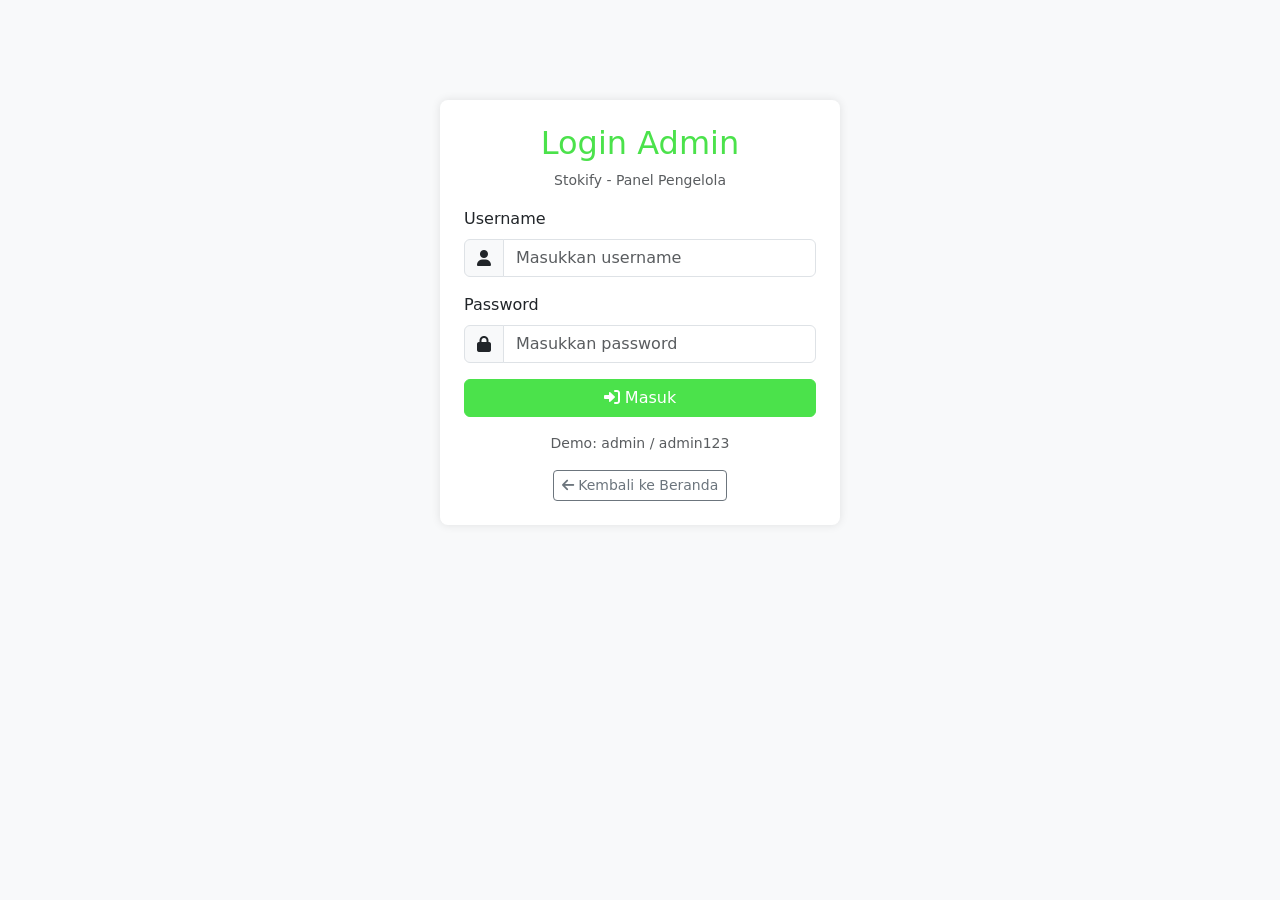
<file: stokify-admin/admin/index.html>
<!DOCTYPE html>
<html lang="id"><head><script src="admin.js"></script><script>document.write(HEAD('Dashboard'))</script></head>
<body>
<div id="topnav"></div>
<div class="admin-wrap"><aside class="admin-side" id="side"></aside>
<main class="admin-main">
 <h3 class="mb-4">Dashboard</h3>
 <div class="row g-3 mb-4" id="stats"></div>
 <div class="row g-3">
  <div class="col-lg-7"><div class="card stat-card"><div class="card-header bg-white fw-bold">Barang stok menipis</div>
   <div class="table-responsive"><table class="table mb-0"><thead><tr><th>Barang</th><th>Stok</th><th>Min</th></tr></thead><tbody id="low"></tbody></table></div></div></div>
  <div class="col-lg-5"><div class="card stat-card"><div class="card-header bg-white fw-bold">Estimasi belanja per kategori</div><div class="card-body" id="kat"></div></div></div>
 </div>
</main></div>
<script src="https://cdn.jsdelivr.net/npm/bootstrap@5.3.3/dist/js/bootstrap.bundle.min.js"></script>
<script>
guard(); layout('index');
const stok = load('stok'), bel = load('belanja'), usr = load('pengguna');
const low = stok.filter(s => s.jumlah <= s.min);
const total = bel.filter(b => !b.dibeli).reduce((a, b) => a + b.harga, 0);
const cards = [['Total barang', stok.length, 'fa-boxes', '#1e6b3c'], ['Stok menipis', low.length, 'fa-triangle-exclamation', '#b4531a'],
  ['Item belanja', bel.filter(b => !b.dibeli).length, 'fa-cart-plus', '#347cc9'], ['Estimasi belanja', rupiah(total), 'fa-coins', '#14532d']];
document.getElementById('stats').innerHTML = cards.map(([l, v, i, c]) => `<div class="col-6 col-lg-3"><div class="card stat-card"><div class="card-body d-flex align-items-center gap-3">
 <div class="stat-icon" style="background:${c}"><i class="fas ${i}"></i></div><div><div class="text-muted small">${l}</div><div class="fs-5 fw-bold">${esc(v)}</div></div></div></div></div>`).join('');
document.getElementById('low').innerHTML = low.length ? low.map(s => `<tr><td>${esc(s.nama)}</td><td class="text-danger fw-bold">${s.jumlah} ${esc(s.satuan)}</td><td>${s.min} ${esc(s.satuan)}</td></tr>`).join('')
  : '<tr><td colspan="3" class="text-center text-muted py-3">Semua stok cukup.</td></tr>';
const per = {}; bel.filter(b => !b.dibeli).forEach(b => per[b.kategori] = (per[b.kategori] || 0) + b.harga);
const mx = Math.max(1, ...Object.values(per));
document.getElementById('kat').innerHTML = Object.keys(per).length ? Object.entries(per).map(([k, v]) => `<div class="mb-3"><div class="d-flex justify-content-between"><span>${esc(k)}</span><b>${rupiah(v)}</b></div><div class="bar"><span style="width:${v / mx * 100}%"></span></div></div>`).join('')
  : '<div class="text-muted">Belum ada daftar belanja.</div>';
</script></body></html>
</file>
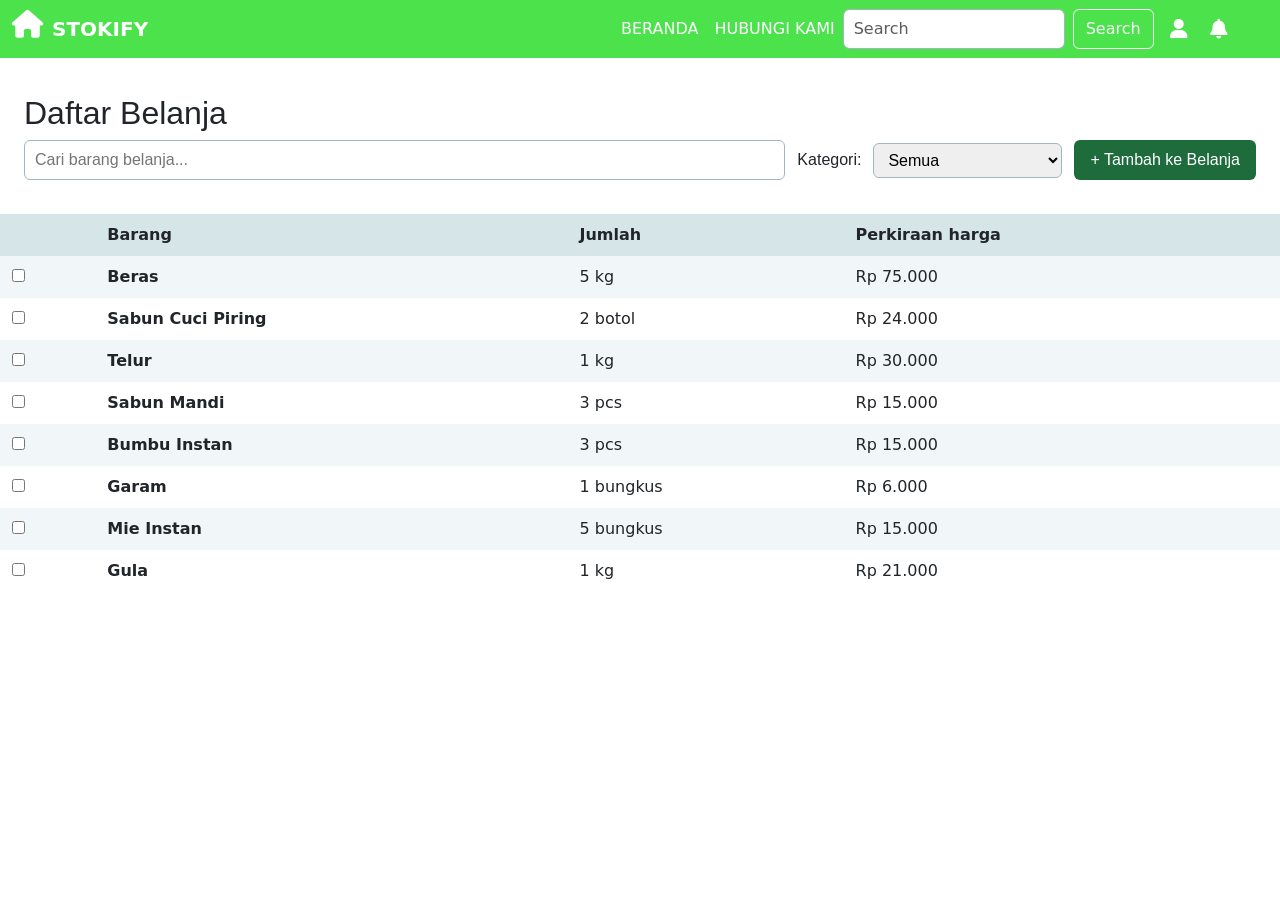
<file: belanja.html>
<!DOCTYPE html>
<html lang="en">

<head>
    <meta charset="UTF-8">
    <meta name="viewport" content="width=device-width, initial-scale=1.0">
    <title>Belanja- Stokify</title>
    <!-- Bootstrap CSS -->
    <link href="https://cdn.jsdelivr.net/npm/bootstrap@5.3.3/dist/css/bootstrap.min.css" rel="stylesheet">
    <!-- Font Awesome CSS -->
    <link rel="stylesheet" href="https://cdnjs.cloudflare.com/ajax/libs/font-awesome/6.0.0/css/all.min.css">
    <style>
        .carousel-item img {
            height: 80vh;
            object-fit: cover;
        }

        body {
            padding-top: 70px;
        }

        .navbar {
            background: linear-gradient(to right, #4be24b, #4be24b);
        }

        .bg-warning {
            background: linear-gradient(to right, #4be24b, #4be24b) !important;
            color: white;
        }

        .daftar {
            width: 100%;
            font-family: sans-serif;
        }

        .toolbar {
            display: flex;
            align-items: center;
            gap: 12px;
            margin-bottom: 10px;
        }

        .toolbar input[type="search"] {
            flex: 1;
        }

        input[type="search"],
        select {
            padding: 7px 10px;
            border: 1.5px solid #9fb8bd;
            border-radius: 6px;
        }

        .tambah {
            padding: 8px 16px;
            border: none;
            border-radius: 6px;
            background: #1e6b3c;
            color: #fff;
            cursor: pointer;
        }

        table {
            width: 100%;
            border-collapse: collapse;
        }

        th,
        td {
            text-align: left;
            padding: 9px 12px;
        }

        th {
            background: #d6e6e8;
        }

        tbody tr:nth-child(odd) {
            background: #f1f7f8;
        }

        td.nama {
            font-weight: 600;
        }
    </style>
</head>

<body>
    <!-- Navbar -->
    <nav class="navbar navbar-expand-lg navbar-dark fixed-top">
        <div class="container-fluid">
            <h3><i class="fas fa-house text-white me-2"></i></h3>
            <a class="navbar-brand fw-bold" href="layout.html">STOKIFY </a>
            <button class="navbar-toggler" type="button" data-bs-toggle="collapse"
                data-bs-target="#navbarSupportedContent">
                <span class="navbar-toggler-icon"></span>
            </button>
            <div class="collapse navbar-collapse" id="navbarSupportedContent">
                <ul class="navbar-nav ms-auto me-4">
                    <li class="nav-item"><a class="nav-link active" href="layout.html">BERANDA</a></li>
                    <li class="nav-item"><a class="nav-link active" href="hubungi.html">HUBUNGI KAMI</a></li>
                    <form class="d-flex" role="search">
                        <input class="form-control me-2" type="search" placeholder="Search" aria-label="Search">
                        <button class="btn btn-outline-light" type="submit">Search</button>
                    </form>
                    <div class="icon mt-2 ms-3 text-white">
                        <h5>
                            <!-- Tautan ke Halaman Login -->
                            <a href="login.html" class="text-white text-decoration-none me-3" title="Login / Akun">
                                <i class="fas fa-user"></i>
                            </a>
                            <!-- Tautan ke halaman notif-->
                            <a href="notifikasi.html" class="text-white text-decoration-none me-3" title="notification">
                                <i class="fas fa-bell"></i>
                            </a>
                        </h5>
                    </div>
            </div>
        </div>
    </nav>
    <!-- Main Content -->
    <main class="container-fluid p-3 p-md-4">
        <div class="daftar">
            <h2>Daftar Belanja</h2>

            <div class="toolbar">
                <input type="search" placeholder="Cari barang belanja...">
                <label for="kategori">Kategori:</label>
                <select id="kategori">
                    <option>Semua</option>
                    <option>Bahan Makanan</option>
                    <option>Kebersihan</option>
                </select>
                <button type="button" class="tambah">+ Tambah ke Belanja</button>
            </div>
    </main>

    <div class="wrap">
        <table>
            <thead>
                <tr>
                    <th></th>
                    <th>Barang</th>
                    <th>Jumlah</th>
                    <th>Perkiraan harga</th>
                </tr>
            </thead>
            <tbody>
                <tr>
                    <td><input type="checkbox"></td>
                    <td class="nama">Beras</td>
                    <td>5 kg</td>
                    <td>Rp 75.000</td>
                </tr>
                <tr>
                    <td><input type="checkbox"></td>
                    <td class="nama">Sabun Cuci Piring</td>
                    <td>2 botol</td>
                    <td>Rp 24.000</td>
                </tr>
                <tr>
                    <td><input type="checkbox"></td>
                    <td class="nama">Telur</td>
                    <td>1 kg</td>
                    <td>Rp 30.000</td>
                </tr>
                <tr>
                    <td><input type="checkbox"></td>
                    <td class="nama">Sabun Mandi</td>
                    <td>3 pcs</td>
                    <td>Rp 15.000</td>
                </tr>
                <tr>
                    <td><input type="checkbox"></td>
                    <td class="nama">Bumbu instan</td>
                    <td>3 pcs</td>
                    <td>Rp 15.000</td>
                </tr>
                <tr>
                    <td><input type="checkbox"></td>
                    <td class="nama">Garam</td>
                    <td>1 bungkus</td>
                    <td>Rp 6.000</td>
                </tr>
                <tr>
                    <td><input type="checkbox"></td>
                    <td class="nama">Mie instant</td>
                    <td>5 bungkus</td>
                    <td>Rp 15.000</td>
                </tr>
                <tr>
                    <td><input type="checkbox"></td>
                    <td class="nama">Gula</td>
                    <td>1 kg</td>
                    <td>Rp 21.000</td>
                </tr>
            </tbody>
        </table>
    </div>
    </div>
    <script src="https://cdn.jsdelivr.net/npm/bootstrap@5.3.3/dist/js/bootstrap.bundle.min.js"></script>
    <script src="js/stokify-demo.js"></script>
</body>

</html>
</file>
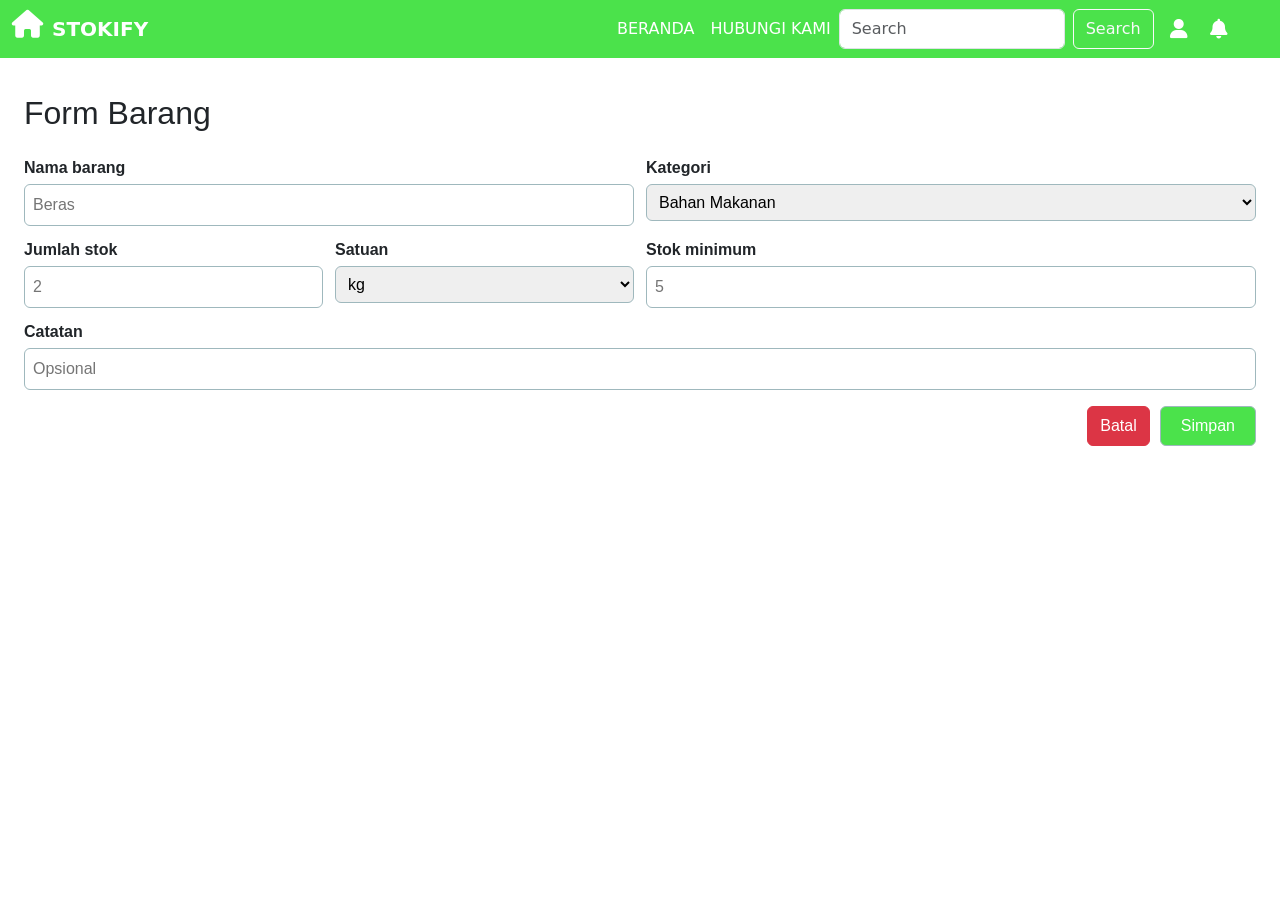
<file: catatan.html>
<!DOCTYPE html>
<html lang="en">

<head>
    <meta charset="UTF-8">
    <meta name="viewport" content="width=device-width, initial-scale=1.0">
    <title>Catatan-Stokify</title>
    <!-- Bootstrap CSS -->
    <link href="https://cdn.jsdelivr.net/npm/bootstrap@5.3.3/dist/css/bootstrap.min.css" rel="stylesheet">
    <!-- Font Awesome CSS -->
    <link rel="stylesheet" href="https://cdnjs.cloudflare.com/ajax/libs/font-awesome/6.0.0/css/all.min.css">
    <style>
        .carousel-item img {
            height: 80vh;
            object-fit: cover;
        }

        body {
            padding-top: 70px;
        }

        .navbar {
            background: linear-gradient(to right, #4be24b, #4be24b);
        }

        .bg-warning {
            background: linear-gradient(to right, #4be24b, #4be24b) !important;
            color: white;
        }

        .form-barang {
            width: 100%;
            font-family: sans-serif;
        }

        .grid {
            display: grid;
            grid-template-columns: repeat(4, minmax(0, 1fr));
            gap: 12px;
        }

        .nama,
        .kategori,
        .minimum {
            grid-column: span 2;
        }

        .catatan {
            grid-column: span 4;
        }

        label {
            display: block;
            font-weight: 600;
            margin-bottom: 4px;
        }

        input,
        select {
            width: 100%;
            padding: 8px;
            border: 1.5px solid #9fb8bd;
            border-radius: 6px;
        }

        .aksi {
            display: flex;
            justify-content: flex-end;
            gap: 10px;
            margin-top: 16px;
        }

        button {
            padding: 7px 20px;
            border: 1.5px solid #9fb8bd;
            border-radius: 6px;
            background: #fffF;
            color: #1f6f78;
            cursor: pointer;
        }

        .simpan {
            background: #4be24b;
            color: #fff;
        }
    </style>
</head>

<body>
    <!-- Navbar -->
    <nav class="navbar navbar-expand-lg navbar-dark fixed-top">
        <div class="container-fluid">
            <h3><i class="fas fa-house text-white me-2"></i></h3>
            <a class="navbar-brand fw-bold" href="layout.html">STOKIFY </a>
            <button class="navbar-toggler" type="button" data-bs-toggle="collapse"
                data-bs-target="#navbarSupportedContent">
                <span class="navbar-toggler-icon"></span>
            </button>
            <div class="collapse navbar-collapse" id="navbarSupportedContent">
                <ul class="navbar-nav ms-auto me-4">
                    <li class="nav-item"><a class="nav-link active" href="layout.html">BERANDA</a></li>
                    <li class="nav-item"><a class="nav-link active" href="hubungi.html">HUBUNGI KAMI</a></li>
                    <form class="d-flex" role="search">
                        <input class="form-control me-2" type="search" placeholder="Search" aria-label="Search">
                        <button class="btn btn-outline-light" type="submit">Search</button>
                    </form>
                    <div class="icon mt-2 ms-3 text-white">
                        <h5>
                            <!-- Tautan ke Halaman Login -->
                            <a href="login.html" class="text-white text-decoration-none me-3" title="Login / Akun">
                                <i class="fas fa-user"></i>
                            </a>
                            <!-- Tautan ke halaman notif-->
                            <a href="notifikasi.html" class="text-white text-decoration-none me-3" title="notification">
                                <i class="fas fa-bell"></i>
                            </a>
                        </h5>
                    </div>
            </div>
        </div>
    </nav>
    <!-- Main Content -->
    <main class="container-fluid p-3 p-md-4">
        <form class="form-barang">
            <h2 class="mb-4">Form Barang</h2>

            <div class="grid">
                <div class="nama">
                    <label for="nama">Nama barang</label>
                    <input id="nama" type="text" placeholder="Beras" required>
                </div>

                <div class="kategori">
                    <label for="kategori">Kategori</label>
                    <select id="kategori">
                        <option>Bahan Makanan</option>
                        <option>Minuman</option>
                        <option>Kebersihan</option>
                        <option>Lainnya</option>
                    </select>
                </div>

                <div class="jumlah">
                    <label for="jumlah">Jumlah stok</label>
                    <input id="jumlah" type="number" min="0" placeholder="2" required>
                </div>

                <div class="satuan">
                    <label for="satuan">Satuan</label>
                    <select id="satuan">
                        <option>kg</option>
                        <option>liter</option>
                        <option>botol</option>
                        <option>pcs</option>
                    </select>
                </div>

                <div class="minimum">
                    <label for="minimum">Stok minimum</label>
                    <input id="minimum" type="number" min="0" placeholder="5">
                </div>

                <div class="catatan">
                    <label for="catatan">Catatan</label>
                    <input id="catatan" type="text" placeholder="Opsional">
                </div>
            </div>

            <div class="aksi">
                <button type="reset" class="batal btn btn-danger">Batal</button>
                <button type="submit" class="simpan">Simpan</button>
            </div>
        </form>
    </main>
    <!-- Bootstrap JS -->
    <script src="https://cdn.jsdelivr.net/npm/bootstrap@5.3.3/dist/js/bootstrap.bundle.min.js"></script>
    <script src="js/stokify-demo.js"></script>
</body>

</html>
</file>
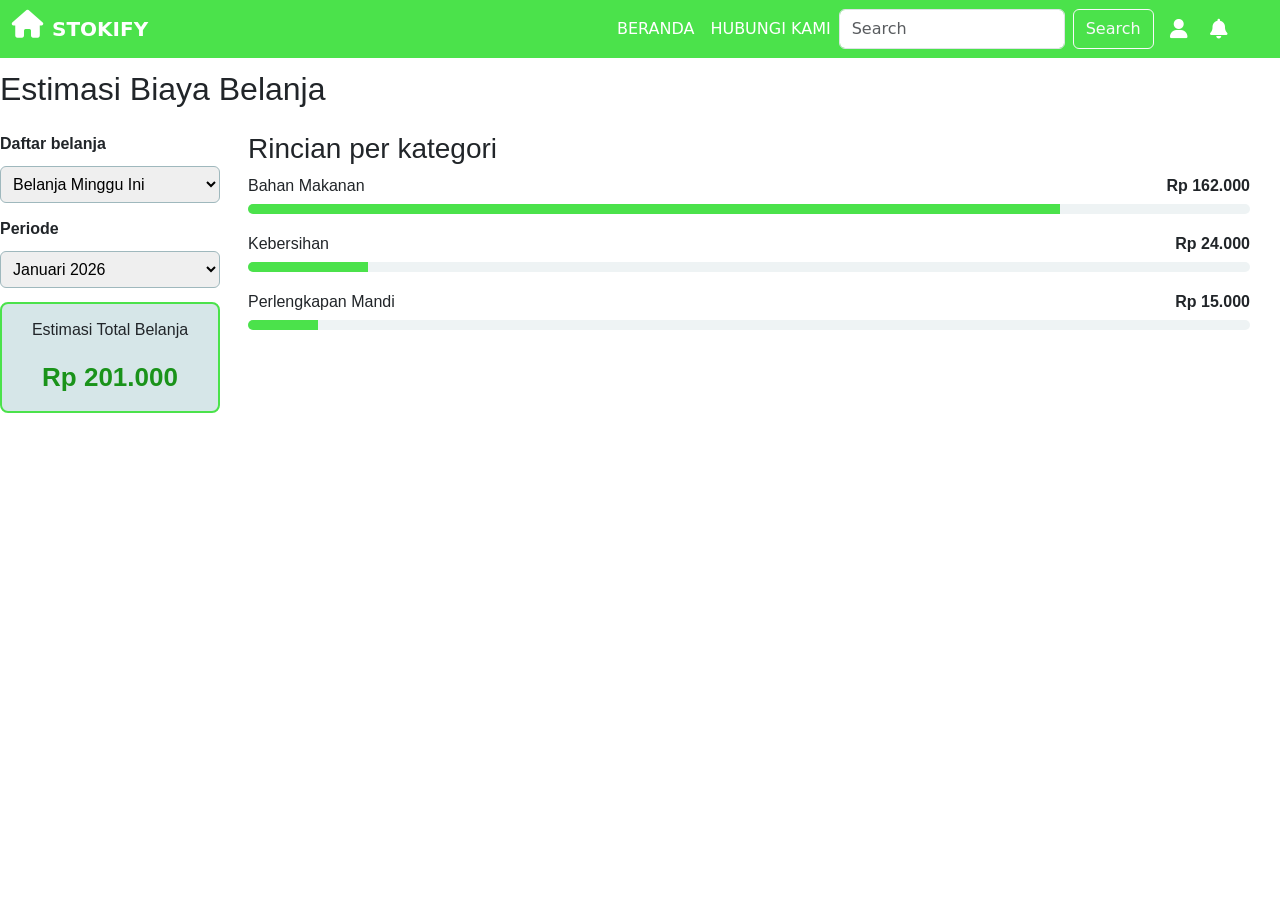
<file: estimasi.html>
<!DOCTYPE html>
<html lang="en">

<head>
    <meta charset="UTF-8">
    <meta name="viewport" content="width=device-width, initial-scale=1.0">
    <title>Estimasi- Stokify</title>
    <!-- Bootstrap CSS -->
    <link href="https://cdn.jsdelivr.net/npm/bootstrap@5.3.3/dist/css/bootstrap.min.css" rel="stylesheet">
    <!-- Font Awesome CSS -->
    <link rel="stylesheet" href="https://cdnjs.cloudflare.com/ajax/libs/font-awesome/6.0.0/css/all.min.css">
    <style>
        .carousel-item img {
            height: 80vh;
            object-fit: cover;
        }

        body {
            padding-top: 70px;
        }

        .navbar {
            background: linear-gradient(to right, #4be24b, #4be24b);
        }

        .bg-warning {
            background: linear-gradient(to right, #4be24b, #4be24b) !important;
            color: white;
        }

        .estimasi {
            max-width: 1250px;
            font-family: sans-serif;
        }

        .layout {
            display: grid;
            grid-template-columns: 220px 1fr;
            gap: 28px;
        }

        label {
            display: block;
            font-weight: 550;
            margin-bottom: 10px;
        }

        select {
            width: 100%;
            padding: 8px;
            margin-bottom: 14px;
            border: 1.5px solid #9fb8bd;
            border-radius: 6px;
        }

        .total {
            padding: 14px;
            text-align: center;
            background: #d6e6e8;
            border: 2px solid #4be24b;
            border-radius: 8px;
        }

        .total strong {
            display: block;
            font-size: 26px;
            color: #1a931a;
        }

        .item {
            margin-bottom: 18px;
        }

        .baris {
            display: flex;
            justify-content: space-between;
            margin-bottom: 6px;
        }

        .bar {
            height: 10px;
            background: #eef3f4;
            border-radius: 6px;
            overflow: hidden;
        }

        .bar span {
            display: block;
            height: 100%;
            background: #4be24b;
        }
    </style>
</head>

<body>
    <!-- Navbar -->
    <nav class="navbar navbar-expand-lg navbar-dark fixed-top">
        <div class="container-fluid">
            <h3><i class="fas fa-house text-white me-2"></i></h3>
            <a class="navbar-brand fw-bold" href="layout.html">STOKIFY </a>
            <button class="navbar-toggler" type="button" data-bs-toggle="collapse"
                data-bs-target="#navbarSupportedContent">
                <span class="navbar-toggler-icon"></span>
            </button>
            <div class="collapse navbar-collapse" id="navbarSupportedContent">
                <ul class="navbar-nav ms-auto me-4">
                    <li class="nav-item"><a class="nav-link active" href="layout.html">BERANDA</a></li>
                    <li class="nav-item"><a class="nav-link active" href="hubungi.html">HUBUNGI KAMI</a></li>
                    <form class="d-flex" role="search">
                        <input class="form-control me-2" type="search" placeholder="Search" aria-label="Search">
                        <button class="btn btn-outline-light" type="submit">Search</button>
                    </form>
                    <div class="icon mt-2 ms-3 text-white">
                        <h5>
                            <!-- Tautan ke Halaman Login -->
                            <a href="login.html" class="text-white text-decoration-none me-3" title="Login / Akun">
                                <i class="fas fa-user"></i>
                            </a>
                            <!-- Tautan ke halaman notif-->
                            <a href="notifikasi.html" class="text-white text-decoration-none me-3" title="notification">
                                <i class="fas fa-bell"></i>
                            </a>
                        </h5>
                    </div>
            </div>
        </div>
    </nav>
    <!-- Main Content -->
    <div class="estimasi">
        <h2 class="mb-4">Estimasi Biaya Belanja</h2>

        <div class="layout">
            <div class="kiri">
                <label for="daftar">Daftar belanja</label>
                <select id="daftar">
                    <option>Belanja Minggu Ini</option>
                    <option>Belanja Bulanan</option>
                </select>

                <label for="periode">Periode</label>
                <select id="periode">
                    <option>Januari 2026</option>
                    <option>Februari 2026</option>
                    <option>Maret 2026</option>
                    <option>April 2026</option>
                    <option>Mei 2026</option>
                    <option>Juni 2026</option>
                    <option>Juli 2026</option>
                    <option>Agustus 2026</option>
                    <option>September 2026</option>
                    <option>Oktober 2026</option>
                    <option>November 2026</option>
                    <option>Desember 2026</option>
                </select>

                <div class="total">
                    <p>Estimasi Total Belanja</p>
                    <strong>Rp 144.000</strong>
                </div>
            </div>

            <div class="kanan">
                <h3>Rincian per kategori</h3>

                <div class="item">
                    <div class="baris"><span>Bahan Makanan</span><b>Rp 105.000</b></div>
                    <div class="bar"><span style="width: 100%"></span></div>
                </div>

                <div class="item">
                    <div class="baris"><span>Kebersihan</span><b>Rp 24.000</b></div>
                    <div class="bar"><span style="width: 30%"></span></div>
                </div>

                <div class="item">
                    <div class="baris"><span>Perlengkapan Mandi</span><b>Rp 15.000</b></div>
                    <div class="bar"><span style="width: 14%"></span></div>
                </div>
            </div>
        </div>
    </div>
    <!-- Bootstrap JS -->
    <script src="https://cdn.jsdelivr.net/npm/bootstrap@5.3.3/dist/js/bootstrap.bundle.min.js"></script>
    <script src="js/stokify-demo.js"></script>
</body>

</html>
</file>
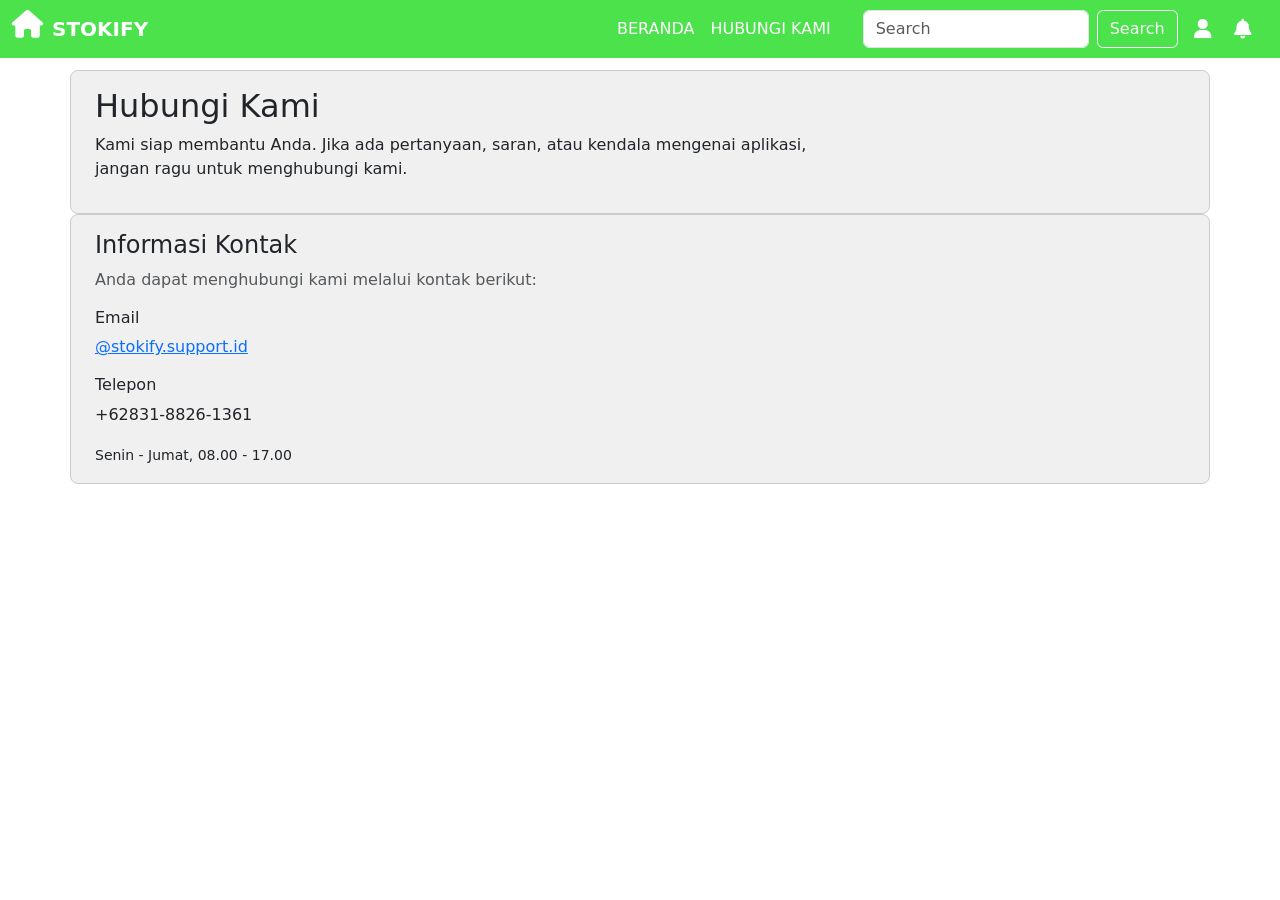
<file: hubungi.html>
<!DOCTYPE html>
<html lang="en">

<head>
    <meta charset="UTF-8">
    <meta name="viewport" content="width=device-width, initial-scale=1.0">
    <title>Hubungi kami- Stokfy</title>
    <!-- Bootstrap CSS -->
    <link href="https://cdn.jsdelivr.net/npm/bootstrap@5.3.3/dist/css/bootstrap.min.css" rel="stylesheet">
    <!-- Font Awesome CSS -->
    <link rel="stylesheet" href="https://cdnjs.cloudflare.com/ajax/libs/font-awesome/6.0.0/css/all.min.css">
    <style>
        .carousel-item img {
            height: 80vh;
            object-fit: cover;
        }

        body {
            padding-top: 70px;
        }

        .navbar {
            background: linear-gradient(to right, #4be24b, #4be24b);
        }

        .bg-warning {
            background: linear-gradient(to right, #4be24b, #4be24b) !important;
            color: white;
        }

        .container {
            padding: 16px 24px;
            background: #f0f0f0;
            border: 1px solid #ccc;
            border-radius: 8px
        }
    </style>
</head>

<body>
    <!-- Navbar -->
    <nav class="navbar navbar-expand-lg navbar-dark fixed-top">
        <div class="container-fluid">
            <h3><i class="fas fa-house text-white me-2"></i></h3>
            <a class="navbar-brand fw-bold" href="layout.html">STOKIFY </a>
            <button class="navbar-toggler" type="button" data-bs-toggle="collapse"
                data-bs-target="#navbarSupportedContent">
                <span class="navbar-toggler-icon"></span>
            </button>
            <div class="collapse navbar-collapse" id="navbarSupportedContent">
                <ul class="navbar-nav ms-auto me-4">
                    <li class="nav-item"><a class="nav-link active" href="layout.html">BERANDA</a></li>
                    <li class="nav-item"><a class="nav-link active" href="hubungi.html">HUBUNGI KAMI</a></li>
                </ul>
                <form class="d-flex" role="search">
                    <input class="form-control me-2" type="search" placeholder="Search" aria-label="Search">
                    <button class="btn btn-outline-light" type="submit">Search</button>
                </form>
                <div class="icon mt-2 ms-3 text-white">
                    <h5>
                        <!-- Tautan ke Halaman Login -->
                        <a href="login.html" class="text-white text-decoration-none me-3" title="Login / Akun">
                            <i class="fas fa-user"></i>
                        </a>
                        <!-- Tautan ke halaman notif-->
                        <a href="notifikasi.html" class="text-white text-decoration-none me-3" title="notification">
                            <i class="fas fa-bell"></i>
                        </a>
                    </h5>
                </div>
            </div>
        </div>
    </nav>
    <!-- Hero -->
    <section class="hero">
        <div class="container">
            <div class="row align-items-center">
                <div class="col-md-8">
                    <h2>Hubungi Kami</h2>
                    <p>
                        Kami siap membantu Anda. Jika ada pertanyaan,
                        saran, atau kendala mengenai aplikasi, jangan ragu
                        untuk menghubungi kami.
                    </p>
                </div>
            </div>
    </section>
    <!-- Konten Utama -->
    <main class="container contact-section">
        <html class="row md-4">
        <!-- Informasi Kontak -->
        <div class="col-lg-5">
            <h4>Informasi Kontak</h4>
            <p class="text-muted">
                Anda dapat menghubungi kami melalui kontak berikut:
            </p>
            <div>
                <h6>Email</h6>
                <a href="mailto:@stokify.support.id">
                    <p>@stokify.support.id</p>
                </a>
            </div>
        </div>

        <div class="contact-item">
            <div class="contact-icon">
                <i class="bi bi-telephone-fill "></i>
            </div>
            <div>
                <h6>Telepon</h6>
                <p>+62831-8826-1361</p>
                <small>Senin - Jumat, 08.00 - 17.00</small>
            </div>
        </div>

        </html>
    </main>
    <!-- Bootstrap JS -->
    <script src="https://cdn.jsdelivr.net/npm/bootstrap@5.3.3/dist/js/bootstrap.bundle.min.js"></script>
    <script src="js/stokify-demo.js"></script>
</body>

</html>
</file>
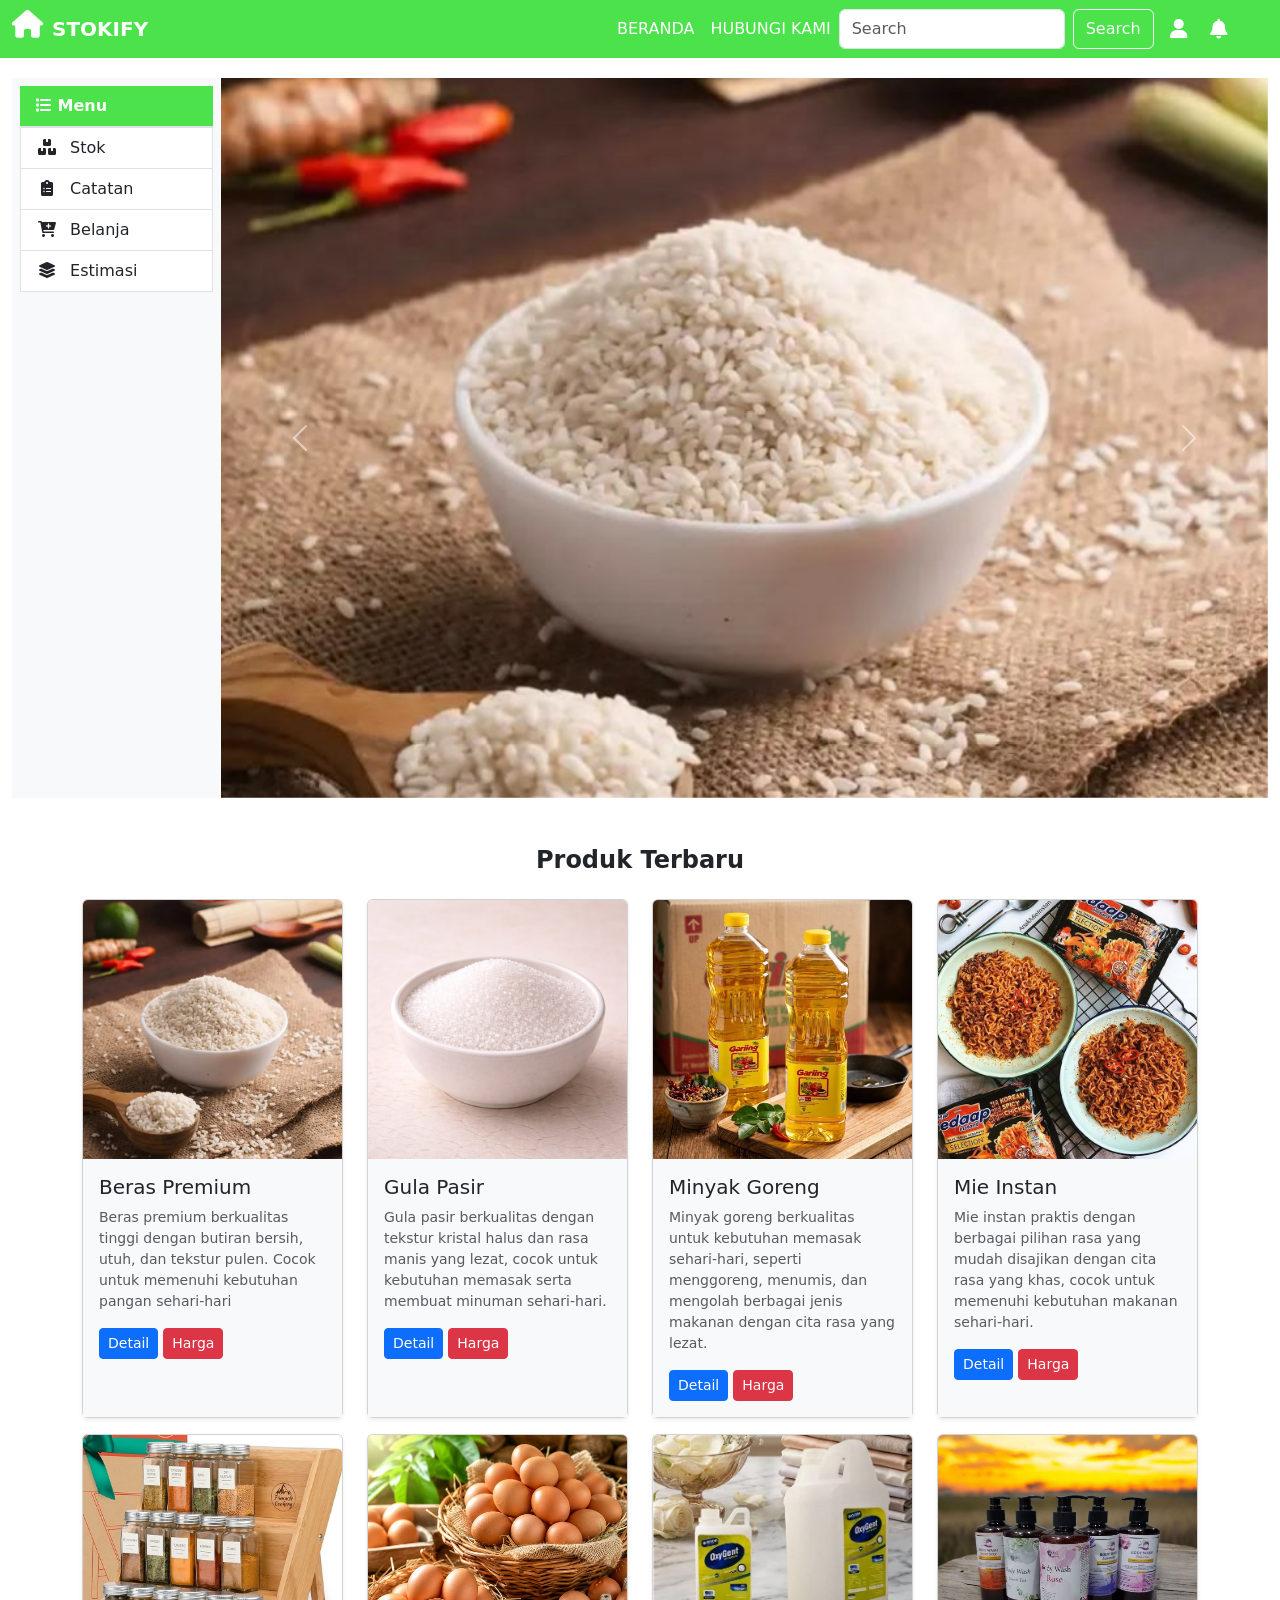
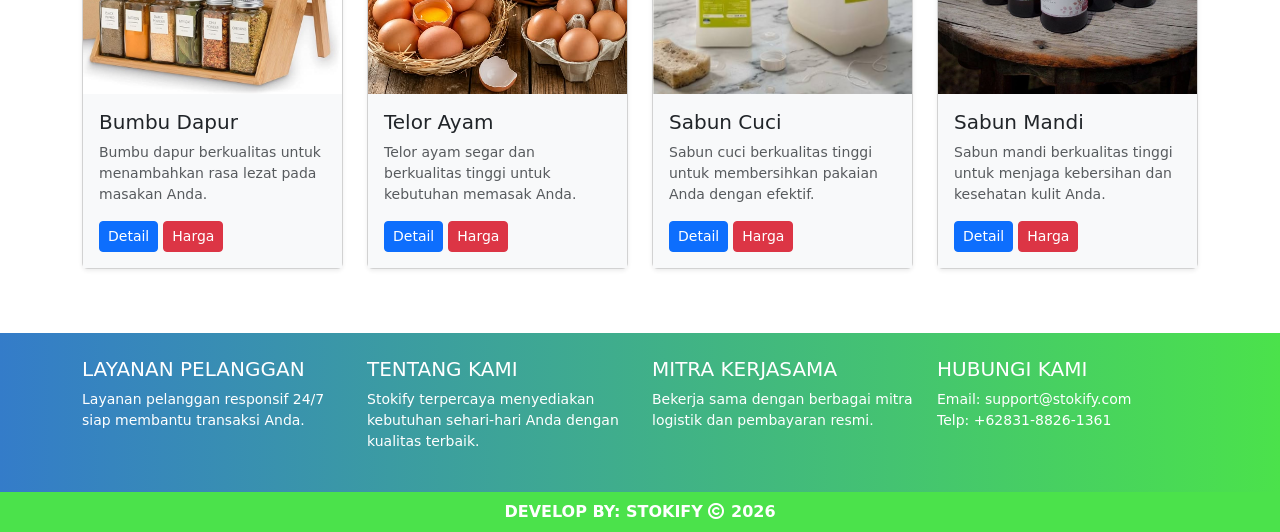
<file: layout.html>
<!DOCTYPE html>
<html lang="en">

<head>
    <meta charset="UTF-8">
    <meta name="viewport" content="width=device-width, initial-scale=1.0">
    <title>Stokify</title>
    <!-- Bootstrap CSS -->
    <link href="https://cdn.jsdelivr.net/npm/bootstrap@5.3.3/dist/css/bootstrap.min.css" rel="stylesheet">
    <!-- Font Awesome CSS -->
    <link rel="stylesheet" href="https://cdnjs.cloudflare.com/ajax/libs/font-awesome/6.0.0/css/all.min.css">
    <style>
        .carousel-item img {
            height: 80vh;
            object-fit: cover;
        }

        body {
            padding-top: 70px;
        }

        .navbar {
            background: linear-gradient(to right, #4be24b, #4be24b);
        }

        .bg-warning {
            background: linear-gradient(to right, #4be24b, #4be24b) !important;
            color: white;
        }

        footer {
            background: linear-gradient(to right, #347cc9, #4be24b);
        }
    </style>
</head>

<body>
    <!-- Navbar -->
    <nav class="navbar navbar-expand-lg navbar-dark fixed-top">
        <div class="container-fluid">
            <h3><i class="fas fa-house text-white me-2"></i></h3>
            <a class="navbar-brand fw-bold" href="layout.html">STOKIFY </a>
            <button class="navbar-toggler" type="button" data-bs-toggle="collapse"
                data-bs-target="#navbarSupportedContent">
                <span class="navbar-toggler-icon"></span>
            </button>
            <div class="collapse navbar-collapse" id="navbarSupportedContent">
                <ul class="navbar-nav ms-auto me-4">
                    <li class="nav-item"><a class="nav-link active" href="layout.html">BERANDA</a></li>
                    <li class="nav-item"><a class="nav-link active" href="hubungi.html">HUBUNGI KAMI</a></li>
                    <form class="d-flex" role="search">
                        <input class="form-control me-2" type="search" placeholder="Search" aria-label="Search">
                        <button class="btn btn-outline-light" type="submit">Search</button>
                    </form>
                    <div class="icon mt-2 ms-3 text-white">
                        <h5>
                            <!-- Tautan ke Halaman Login -->
                            <a href="login.html" class="text-white text-decoration-none me-3" title="Login / Akun">
                                <i class="fas fa-user"></i>
                            </a>
                            <!-- Tautan ke halaman notif-->
                            <a href="notifikasi.html" class="text-white text-decoration-none me-3" title="notification">
                                <i class="fas fa-bell"></i>
                            </a>
                        </h5>
                    </div>
            </div>
        </div>
    </nav>

    <!-- Content & Sidebar -->
    <div class="container-fluid mt-2">
        <div class="row g-0">
            <!-- Sidebar Kategori -->
            <div class="col-md-2 bg-light">
                <ul class="list-group list-group-flush p-2 pt-2">
                    <li class="list-group-item bg-warning text-white fw-bold">
                        <i class="fas fa-list"></i> Menu
                    </li>
                    <div class="nav-link">
                        <a href="stok.html" class="list-group-item list-group-item-action">
                            <i class="fas fa-boxes fa-fw me-2"></i> Stok
                        </a>
                        <a href="catatan.html" class="list-group-item list-group-item-action">
                            <i class="fas fa-clipboard-list fa-fw me-2"></i> Catatan
                        </a>
                        <a href="belanja.html" class="list-group-item list-group-item-action">
                            <i class="fas fa-cart-plus fa-fw me-2"></i> Belanja
                        </a>
                        <a href="estimasi.html" class="list-group-item list-group-item-action">
                            <i class="fas fa-layer-group fa-fw me-2"></i> Estimasi
                        </a>
                    </div>
                </ul>
            </div>

            <!-- Carousel / Slider Header -->
            <div class="col-md-10">
                <div id="carouselExampleControls" class="carousel slide" data-bs-ride="carousel">
                    <div class="carousel-inner">
                        <div class="carousel-item active">
                            <img src="image/gambar1.jpg" class="d-block w-100 img-fluid" alt="Slide 1">
                        </div>
                        <div class="carousel-item">
                            <img src="image/gambar2.jpg" class="d-block w-100 img-fluid" alt="Slide 2">
                        </div>
                        <div class="carousel-item">
                            <img src="image/gambar3.jpg" class="d-block w-100 img-fluid" alt="Slide 3">
                        </div>
                    </div>
                    <button class="carousel-control-prev" type="button" data-bs-target="#carouselExampleControls"
                        data-bs-slide="prev">
                        <span class="carousel-control-prev-icon" aria-hidden="true"></span>
                    </button>
                    <button class="carousel-control-next" type="button" data-bs-target="#carouselExampleControls"
                        data-bs-slide="next">
                        <span class="carousel-control-next-icon" aria-hidden="true"></span>
                    </button>
                </div>
            </div>
        </div>
    </div>
    <!-- Produk Terbaru Section -->
    <div class="container mt-5">
        <h4 class="text-center fw-bold mb-4">Produk Terbaru</h4>
        <div class="row">
            <!-- Produk Item -->
            <div class="col-md-3 mb-3">
                <div class="card h-100 shadow-sm">
                    <img src="image/gambar1.jpg" class="card-img-top img-fluid" alt="Product">
                    <div class="card-body bg-light">
                        <h5 class="card-title">Beras Premium</h5>
                        <p class="card-text text-muted small">Beras premium berkualitas tinggi dengan butiran bersih,
                            utuh, dan tekstur pulen. Cocok untuk memenuhi kebutuhan pangan sehari-hari</p>
                        <a href="#" class="btn btn-primary btn-sm">Detail</a>
                        <a href="#" class="btn btn-danger btn-sm">Harga</a>
                    </div>
                </div>
            </div>
            <div class="col-md-3 mb-3">
                <div class="card h-100 shadow-sm">
                    <img src="image/gambar4.jpg" class="card-img-top img-fluid" alt="Product">
                    <div class="card-body bg-light">
                        <h5 class="card-title">Gula Pasir</h5>
                        <p class="card-text text-muted small">Gula pasir berkualitas dengan tekstur kristal halus dan
                            rasa manis yang lezat, cocok untuk kebutuhan memasak serta membuat minuman sehari-hari.</p>
                        <a href="#" class="btn btn-primary btn-sm">Detail</a>
                        <a href="#" class="btn btn-danger btn-sm">Harga</a>
                    </div>
                </div>
            </div>
            <div class="col-md-3 mb-3">
                <div class="card h-100 shadow-sm">
                    <img src="image/gambar3.jpg" class="card-img-top img-fluid" alt="Product">
                    <div class="card-body bg-light">
                        <h5 class="card-title">Minyak Goreng</h5>
                        <p class="card-text text-muted small">Minyak goreng berkualitas untuk kebutuhan memasak
                            sehari-hari, seperti menggoreng, menumis, dan mengolah berbagai jenis makanan dengan cita
                            rasa yang lezat.</p>
                        <a href="#" class="btn btn-primary btn-sm">Detail</a>
                        <a href="#" class="btn btn-danger btn-sm">Harga</a>
                    </div>
                </div>
            </div>
            <div class="col-md-3 mb-3">
                <div class="card h-100 shadow-sm">
                    <img src="image/gambar2.jpg" class="card-img-top img-fluid" alt="Product">
                    <div class="card-body bg-light">
                        <h5 class="card-title">Mie Instan</h5>
                        <p class="card-text text-muted small">Mie instan praktis dengan berbagai pilihan rasa yang mudah
                            disajikan dengan cita rasa yang khas, cocok untuk memenuhi kebutuhan makanan sehari-hari.
                        </p>
                        <a href="#" class="btn btn-primary btn-sm">Detail</a>
                        <a href="#" class="btn btn-danger btn-sm">Harga</a>
                    </div>
                </div>
            </div>
            <div class="col-md-3 mb-3">
                <div class="card h-100 shadow-sm">
                    <img src="image/gambar5.jpg" class="card-img-top img-fluid" alt="Product">
                    <div class="card-body bg-light">
                        <h5 class="card-title">Bumbu Dapur</h5>
                        <p class="card-text text-muted small">Bumbu dapur berkualitas untuk menambahkan rasa lezat pada
                            masakan Anda.</p>
                        <a href="#" class="btn btn-primary btn-sm">Detail</a>
                        <a href="#" class="btn btn-danger btn-sm">Harga</a>
                    </div>
                </div>
            </div>
            <div class="col-md-3 mb-3">
                <div class="card h-100 shadow-sm">
                    <img src="image/gambar6.jpg" class="card-img-top img-fluid" alt="Product">
                    <div class="card-body bg-light">
                        <h5 class="card-title">Telor Ayam</h5>
                        <p class="card-text text-muted small">Telor ayam segar dan berkualitas tinggi untuk kebutuhan
                            memasak Anda.</p>
                        <a href="#" class="btn btn-primary btn-sm">Detail</a>
                        <a href="#" class="btn btn-danger btn-sm">Harga</a>
                    </div>
                </div>
            </div>
            <div class="col-md-3 mb-3">
                <div class="card h-100 shadow-sm">
                    <img src="image/gambar7.jpg" class="card-img-top img-fluid" alt="Product">
                    <div class="card-body bg-light">
                        <h5 class="card-title">Sabun Cuci</h5>
                        <p class="card-text text-muted small">Sabun cuci berkualitas tinggi untuk membersihkan pakaian
                            Anda dengan efektif.</p>
                        <a href="#" class="btn btn-primary btn-sm">Detail</a>
                        <a href="#" class="btn btn-danger btn-sm">Harga</a>
                    </div>
                </div>
            </div>
            <div class="col-md-3 mb-3">
                <div class="card h-100 shadow-sm">
                    <img src="image/gambar8.jpg" class="card-img-top img-fluid" alt="Product">
                    <div class="card-body bg-light">
                        <h5 class="card-title">Sabun Mandi</h5>
                        <p class="card-text text-muted small">Sabun mandi berkualitas tinggi untuk menjaga kebersihan
                            dan kesehatan kulit Anda.</p>
                        <a href="#" class="btn btn-primary btn-sm">Detail</a>
                        <a href="#" class="btn btn-danger btn-sm">Harga</a>
                    </div>
                </div>
            </div>
        </div>
    </div>

    <!-- Footer -->
    <footer class="text-white mt-5 pt-4 pb-4">
        <div class="container">
            <div class="row">
                <div class="col-md-3">
                    <h5>LAYANAN PELANGGAN</h5>
                    <p class="small">Layanan pelanggan responsif 24/7 siap membantu transaksi Anda.</p>
                </div>
                <div class="col-md-3">
                    <h5>TENTANG KAMI</h5>
                    <p class="small">Stokify terpercaya menyediakan kebutuhan sehari-hari Anda dengan kualitas terbaik.
                    </p>
                </div>
                <div class="col-md-3">
                    <h5>MITRA KERJASAMA</h5>
                    <p class="small">Bekerja sama dengan berbagai mitra logistik dan pembayaran resmi.</p>
                </div>
                <div class="col-md-3">
                    <h5>HUBUNGI KAMI</h5>
                    <p class="small">Email: support@stokify.com<br>Telp: +62831-8826-1361</p>
                </div>
            </div>
        </div>
    </footer>
    <div class="copyright text-center text-white fw-bold bg-warning p-2">
        <span>DEVELOP BY: STOKIFY</span> <i class="far fa-copyright"></i> 2026
    </div>
    <!-- Bootstrap JS -->
    <script src="https://cdn.jsdelivr.net/npm/bootstrap@5.3.3/dist/js/bootstrap.bundle.min.js"></script>
    <script src="js/stokify-demo.js"></script>
</body>

</html>
</file>
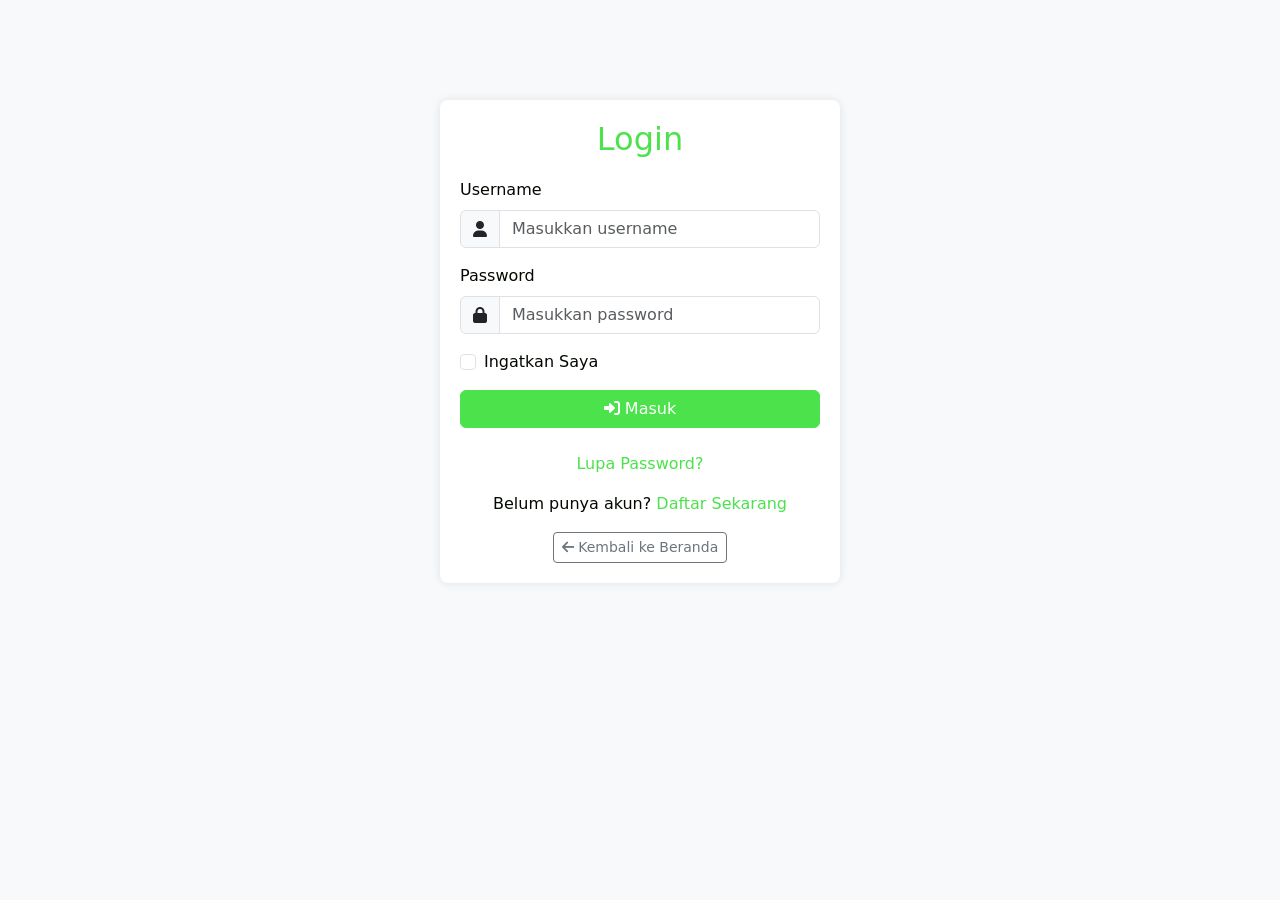
<file: login.html>
<!DOCTYPE html>
<html lang="en">

<head>
    <meta charset="utf-8">
    <meta name="viewport" content="width=device-width, initial-scale=1">
    <title>Login Page - Stokify</title>
    <!-- Bootstrap CSS -->
    <link href="https://cdn.jsdelivr.net/npm/bootstrap@5.3.3/dist/css/bootstrap.min.css" rel="stylesheet">
    <!-- Font Awesome CSS -->
    <link rel="stylesheet" href="https://cdnjs.cloudflare.com/ajax/libs/font-awesome/6.0.0/css/all.min.css">
    <style>
        body {
            background-color: #f8f9fa;
        }

        .login-container {
            max-width: 400px;
            margin: auto;
            margin-top: 100px;
            padding: 20px;
            background: white;
            border-radius: 8px;
            box-shadow: 0 0 10px rgba(0, 0, 0, 0.1);
            color: #030800;
        }

        .login-container h2 {
            margin-bottom: 20px;
        }

        .btn-hijau {
            background-color: #4be24b;
            border-color: #4be24b;
            color: #fff;

        }

        .text-hijau {
            color: #4be24b;
        }


        .link-hijau {
            color: #4be24b;
        }
    </style>
</head>

<body>

    <div class="login-container">
        <h2 class="text-center text-hijau">Login</h2>

        <!-- Form submit akan mengarahkan ke halaman layout.html -->
        <form action="layout.html" method="GET">
            <div class="mb-3">
                <label for="username" class="form-label">Username</label>
                <div class="input-group">
                    <span class="input-group-text"><i class="fas fa-user"></i></span>
                    <input type="text" class="form-control" id="username" placeholder="Masukkan username" required>
                </div>
            </div>
            <div class="mb-3">
                <label for="password" class="form-label">Password</label>
                <div class="input-group">
                    <span class="input-group-text"><i class="fas fa-lock"></i></span>
                    <input type="password" class="form-control" id="password" placeholder="Masukkan password" required>
                </div>
            </div>
            <div class="mb-3 form-check">
                <input type="checkbox" class="form-check-input" id="rememberMe">
                <label class="form-check-label" for="rememberMe">Ingatkan Saya</label>
            </div>
            <button type="submit" class="btn btn-hijau w-100 mb-3">
                <i class="fas fa-sign-in-alt"></i> Masuk
            </button>
        </form>

        <p class="text-center mt-2">
            <a href="#" class="link-hijau text-decoration-none">Lupa Password?</a>
        </p>
        <p class="text-center">Belum punya akun? <a href="#" class="link-hijau text-decoration-none">Daftar
                Sekarang</a></p>

        <!-- Tautan Kembali ke Beranda Utama -->
        <div class="text-center mt-3">
            <a href="layout.html" class="btn btn-outline-secondary btn-sm">
                <i class="fas fa-arrow-left"></i> Kembali ke Beranda
            </a>
        </div>
    </div>

    <!-- Bootstrap JS -->
    <script src="https://cdn.jsdelivr.net/npm/bootstrap@5.3.3/dist/js/bootstrap.bundle.min.js"></script>
</body>

</html>
</file>
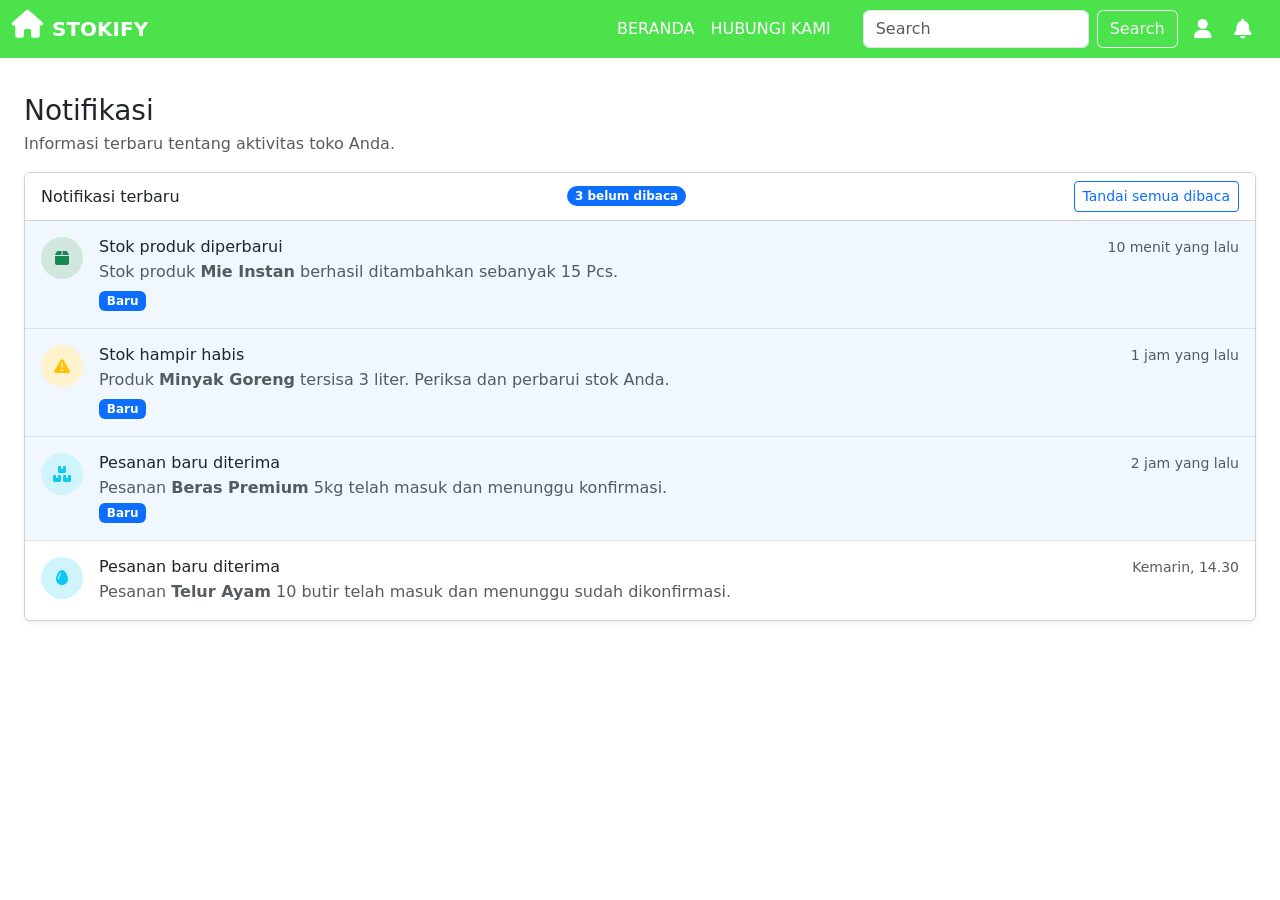
<file: notifikasi.html>
<!DOCTYPE html>
<html lang="id">

<head>
    <meta charset="utf-8">
    <meta name="viewport" content="width=device-width, initial-scale=1">
    <title>Notifikasi - Stokify</title>
    <link href="https://cdn.jsdelivr.net/npm/bootstrap@5.3.3/dist/css/bootstrap.min.css" rel="stylesheet">
    <link rel="stylesheet" href="https://cdnjs.cloudflare.com/ajax/libs/font-awesome/6.0.0/css/all.min.css">
    <style>
        .carousel-item img {
            height: 80vh;
            object-fit: cover;
        }

        body {
            padding-top: 70px;
        }

        .navbar {
            background: linear-gradient(to right, #4be24b, #4be24b);
        }

        .sidebar a.active {
            background: linear-gradient(to right, #ff8c00, #ffa500);
            color: white;
        }

        .notification-item {
            border-left: 4px solid transparent;
        }

        .notification-item.unread {
            border-left-color: #0d6efd;
            background-color: #f0f7ff;
        }

        .notification-icon {
            width: 42px;
            height: 42px;
            display: inline-flex;
            align-items: center;
            justify-content: center;
            border-radius: 50%;
        }
    </style>
</head>

<body>
    <!-- Navbar -->
    <nav class="navbar navbar-expand-lg navbar-dark fixed-top">
        <div class="container-fluid">
            <h3><i class="fas fa-house text-white me-2"></i></h3>
            <a class="navbar-brand fw-bold" href="layout.html">STOKIFY </a>
            <button class="navbar-toggler" type="button" data-bs-toggle="collapse"
                data-bs-target="#navbarSupportedContent">
                <span class="navbar-toggler-icon"></span>
            </button>
            <div class="collapse navbar-collapse" id="navbarSupportedContent">
                <ul class="navbar-nav ms-auto me-4">
                    <li class="nav-item"><a class="nav-link active" href="layout.html">BERANDA</a></li>
                    <li class="nav-item"><a class="nav-link active" href="hubungi.html">HUBUNGI KAMI</a></li>
                </ul>
                <form class="d-flex" role="search">
                    <input class="form-control me-2" type="search" placeholder="Search" aria-label="Search">
                    <button class="btn btn-outline-light" type="submit">Search</button>
                </form>
                <div class="icon mt-2 ms-3 text-white">
                    <h5>
                        <!-- Tautan ke Halaman Login -->
                        <a href="login.html" class="text-white text-decoration-none me-3" title="Login / Akun">
                            <i class="fas fa-user"></i>
                        </a>
                        <!-- Tautan ke halaman notif-->
                        <a href="notifikasi.html" class="text-white text-decoration-none me-3" title="notification">
                            <i class="fas fa-bell"></i>
                        </a>
                    </h5>
                </div>
            </div>
        </div>
    </nav>
    <!-- main -->
    <main class="container-fluid p-3 p-md-4">
        <div class="d-flex flex-wrap justify-content-between align-items-center gap-2 mb-3">
            <div>
                <h1 class="h3 mb-1">Notifikasi</h1>
                <p class="text-muted mb-0">Informasi terbaru tentang aktivitas toko Anda.</p>
            </div>
        </div>

        <div class="card shadow-sm">
            <div class="card-header bg-white d-flex justify-content-between align-items-center">
                <h2 class="h6 mb-0">Notifikasi terbaru</h2>
                <span class="badge rounded-pill bg-primary"> belum dibaca</span>
            </div>
            <div class="list-group list-group-flush">
                <article class="list-group-item notification-item unread p-3">
                    <div class="d-flex gap-3">
                        <span class="notification-icon bg-success-subtle text-success flex-shrink-0">
                            <i class="fas fa-box"></i>
                        </span>
                        <div class="flex-grow-1">
                            <div class="d-flex flex-wrap justify-content-between gap-1">
                                <h2 class="h6 mb-1">Stok produk diperbarui</h2>
                                <small class="text-muted">10 menit yang lalu</small>
                            </div>
                            <p class="mb-1 text-muted">Stok produk <strong>Mie Instan</strong> berhasil
                                ditambahkan sebanyak 15 Pcs.</p>
                            <span class="badge text-bg-primary">Baru</span>
                        </div>
                    </div>
                </article>
                <article class="list-group-item notification-item unread p-3">
                    <div class="d-flex gap-3">
                        <span class="notification-icon bg-warning-subtle text-warning flex-shrink-0">
                            <i class="fas fa-triangle-exclamation"></i>
                        </span>
                        <div class="flex-grow-1">
                            <div class="d-flex flex-wrap justify-content-between gap-1">
                                <h2 class="h6 mb-1">Stok hampir habis</h2>
                                <small class="text-muted">1 jam yang lalu</small>
                            </div>
                            <p class="mb-1 text-muted">Produk <strong>Minyak Goreng</strong> tersisa 3 liter. Periksa
                                dan perbarui stok Anda.</p>
                            <span class="badge text-bg-primary">Baru</span>
                        </div>
                    </div>
                </article>
                <article class="list-group-item notification-item unread p-3">
                    <div class="d-flex gap-3">
                        <span class="notification-icon bg-info-subtle text-info flex-shrink-0">
                            <i class="fas fa-solid fa-boxes-stacked"></i>
                        </span>
                        <div class="flex-grow-1">
                            <div class="d-flex flex-wrap justify-content-between gap-1">
                                <h2 class="h6 mb-1">Pesanan baru diterima</h2>
                                <small class="text-muted">2 jam yang lalu</small>
                            </div>
                            <p class="mb-0 text-muted">Pesanan <strong>Beras Premium</strong> 5kg telah masuk dan
                                menunggu konfirmasi.</p>
                            <span class="badge text-bg-primary">Baru</span>
                        </div>
                    </div>
                </article>
                <article class="list-group-item notification-item p-3">
                    <div class="d-flex gap-3">
                        <span class="notification-icon bg-info-subtle text-info flex-shrink-0">
                            <i class="fas fa-egg"></i>
                        </span>
                        <div class="flex-grow-1">
                            <div class="d-flex flex-wrap justify-content-between gap-1">
                                <h2 class="h6 mb-1">Pesanan baru diterima</h2>
                                <small class="text-muted">Kemarin, 14.30</small>
                            </div>
                            <p class="mb-0 text-muted">Pesanan <strong>Telur Ayam</strong> 10 butir telah masuk dan
                                menunggu sudah dikonfirmasi.</p>
                        </div>
                    </div>
                </article>
            </div>
        </div>
    </main>
    </div>
    <script src="https://cdn.jsdelivr.net/npm/bootstrap@5.3.3/dist/js/bootstrap.bundle.min.js"></script>
    <script src="js/stokify-demo.js"></script>
</body>

</html>
</file>
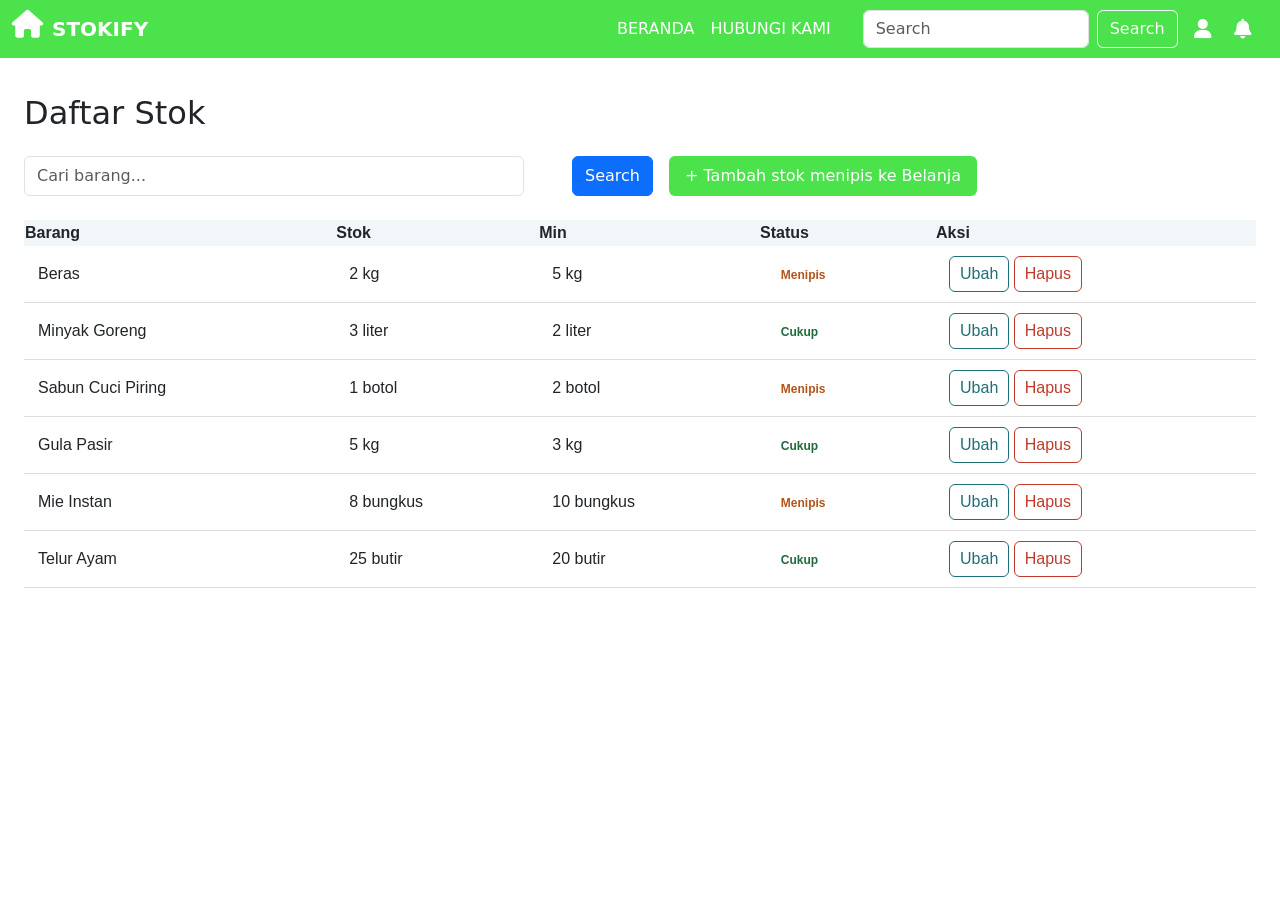
<file: stok.html>
<!DOCTYPE html>
<html lang="en">

<head>
    <meta charset="utf-8">
    <meta name="viewport" content="width=device-width, initial-scale=1">
    <title>Stok-Stokify</title>
    <!-- Bootstrap CSS -->
    <link href="https://cdn.jsdelivr.net/npm/bootstrap@5.3.3/dist/css/bootstrap.min.css" rel="stylesheet">
    <!-- Font Awesome CSS -->
    <link rel="stylesheet" href="https://cdnjs.cloudflare.com/ajax/libs/font-awesome/6.0.0/css/all.min.css">
    <style>
        .carousel-item img {
            height: 80vh;
            object-fit: cover;
        }

        body {
            padding-top: 70px;
        }

        .navbar {
            background: linear-gradient(to right, #4be24b, #4be24b);
        }

        .bg-warning {
            background: linear-gradient(to right, #4be24b, #4be24b) !important;
            color: white;
        }

        table {
            width: 100%;
            border-collapse: collapse;
            font-family: sans-serif;
        }

        .tambah {
            padding: 8px 16px;
            border: none;
            border-radius: 6px;
            background: #4be24b;
            color: #fff;
            cursor: pointer;
        }

        td {
            text-align: left;
            padding: 10px 14px;
            border-bottom: 1px solid #ddd;
        }

        th {
            background: #f1f7f8;
        }

        .menipis {
            color: #b4531a;
            font-weight: 700;
        }

        .cukup {
            color: #1e6b3c;
            font-weight: 700;
        }

        button {
            padding: 5px 10px;
            border: 1px solid #1f6f78;
            border-radius: 6px;
            background: #fff;
            color: #1f6f78;
            cursor: pointer;
        }

        button.hapus {
            border-color: #c0392b;
            color: #c0392b;
        }
    </style>
</head>

<body>
    <!-- Navbar -->
    <nav class="navbar navbar-expand-lg navbar-dark fixed-top">
        <div class="container-fluid">
            <h3><i class="fas fa-house text-white me-2"></i></h3>
            <a class="navbar-brand fw-bold" href="layout.html">STOKIFY</a>
            <button class="navbar-toggler" type="button" data-bs-toggle="collapse"
                data-bs-target="#navbarSupportedContent">
                <span class="navbar-toggler-icon"></span>
            </button>
            <div class="collapse navbar-collapse" id="navbarSupportedContent">
                <ul class="navbar-nav ms-auto me-4">
                    <li class="nav-item"><a class="nav-link active" href="layout.html">BERANDA</a></li>
                    <li class="nav-item"><a class="nav-link active" href="hubungi.html">HUBUNGI KAMI</a></li>
                </ul>
                <form class="d-flex" role="search">
                    <input class="form-control me-2" type="search" placeholder="Search" aria-label="Search">
                    <button class="btn btn-outline-light" type="submit">Search</button>
                </form>
                <div class="icon mt-2 ms-3 text-white">
                    <h5>
                        <a href="login.html" class="text-white text-decoration-none me-3" title="Login / Akun">
                            <i class="fas fa-user"></i>
                        </a>
                        <a href="notifikasi.html" class="text-white text-decoration-none me-3" title="notification">
                            <i class="fas fa-bell"></i>
                        </a>
                    </h5>
                </div>
            </div>
        </div>
    </nav>
    <!-- Main Content -->
    <main class="container-fluid p-3 p-md-4" style="min-height: 200px;">
        <h2 class="mb-4">Daftar Stok</h2>
        <form class="d-flex mb-4" role="search">
            <input class="form-control me-5" style="width: 500px;" type="search" placeholder="Cari barang..."
                aria-label="Search">
            <button class="btn btn-primary" type="submit">Search</button>
            <span class="text-muted me-3"></span>
            <button type="button" class="tambah">+ Tambah stok menipis ke Belanja</button>
        </form>
        <div class="wrap">
            <table>
                <thead>
                    <tr>
                        <th>Barang</th>
                        <th>Stok</th>
                        <th>Min</th>
                        <th>Status</th>
                        <th>Aksi</th>
                    </tr>
                </thead>
                <tbody>
                    <tr>
                        <td class="nama">Beras</td>
                        <td>2 kg</td>
                        <td>5 kg</td>
                        <td><span class="badge menipis">Menipis</span></td>
                        <td><button class="ubah">Ubah</button><button class="hapus">Hapus</button></td>
                    </tr>
                    <tr>
                        <td class="nama">Minyak Goreng</td>
                        <td>3 liter</td>
                        <td>2 liter</td>
                        <td><span class="badge cukup">Cukup</span></td>
                        <td><button class="ubah">Ubah</button><button class="hapus">Hapus</button></td>
                    </tr>
                    <tr>
                        <td class="nama">Sabun Cuci Piring</td>
                        <td>1 botol</td>
                        <td>2 botol</td>
                        <td><span class="badge menipis">Menipis</span></td>
                        <td><button class="ubah">Ubah</button><button class="hapus">Hapus</button></td>
                    </tr>
                    <tr>
                        <td class="nama">Gula Pasir</td>
                        <td>5 kg</td>
                        <td>3 kg</td>
                        <td><span class="badge cukup">Cukup</span></td>
                        <td><button class="ubah">Ubah</button><button class="hapus">Hapus</button></td>
                    <tr>
                        <td class="nama">Mie Instan</td>
                        <td>8 bungkus</td>
                        <td>10 bungkus</td>
                        <td><span class="badge menipis">Menipis</span></td>
                        <td><button class="ubah">Ubah</button><button class="hapus">Hapus</button></td>
                    </tr>
                    <tr>
                        <td class="nama">Telor Ayam</td>
                        <td>25 butir</td>
                        <td>20 butir</td>
                        <td><span class="badge cukup">Cukup</span></td>
                        <td><button class="ubah">Ubah</button><button class="hapus">Hapus</button></td>
                    </tr>
                </tbody>
            </table>
        </div>
    </main>
    <!-- Bootstrap JS -->
    <script src="https://cdn.jsdelivr.net/npm/bootstrap@5.3.3/dist/js/bootstrap.bundle.min.js"></script>
    <script src="js/stokify-demo.js"></script>
</body>

</html>
</file>
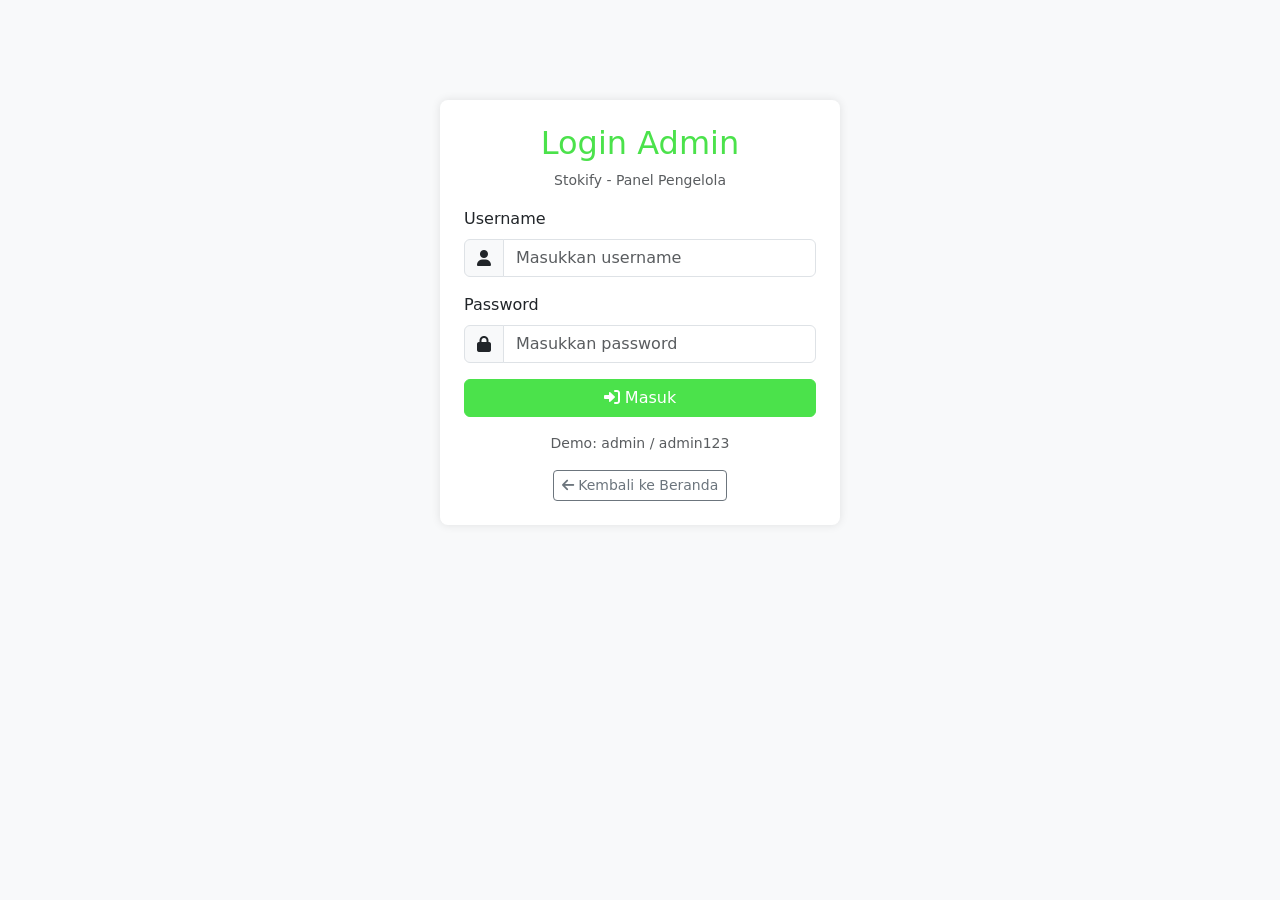
<file: stokify-admin/admin/belanja.html>
<!DOCTYPE html>
<html lang="id"><head><script src="admin.js"></script><script>document.write(HEAD('Kelola Belanja'))</script></head>
<body>
<div id="topnav"></div>
<div class="admin-wrap"><aside class="admin-side" id="side"></aside>
<main class="admin-main">
 <div class="d-flex flex-wrap justify-content-between align-items-center gap-2 mb-3"><h3 class="mb-0">Kelola Daftar Belanja</h3>
  <div class="d-flex gap-2"><button class="btn btn-outline-success" onclick="fromLow()"><i class="fas fa-wand-magic-sparkles"></i> Tambah dari stok menipis</button>
  <button class="btn btn-hijau" onclick="openForm()"><i class="fas fa-plus"></i> Tambah Item</button></div></div>
 <div class="row g-3">
  <div class="col-lg-8">
   <div class="row g-2 mb-3"><div class="col-md-8"><input id="q" class="form-control" placeholder="Cari barang belanja..." oninput="render()"></div>
    <div class="col-md-4"><select id="fk" class="form-select" onchange="render()"></select></div></div>
   <div class="card stat-card"><div class="table-responsive"><table class="table align-middle mb-0">
    <thead class="table-light"><tr><th style="width:40px"></th><th>Barang</th><th>Jumlah</th><th>Perkiraan harga</th><th class="text-end">Aksi</th></tr></thead><tbody id="tb"></tbody></table></div></div>
  </div>
  <div class="col-lg-4">
   <div class="card stat-card mb-3"><div class="card-body text-center"><div class="text-muted">Estimasi Total Belanja</div><div class="fs-3 fw-bold text-success" id="total"></div>
    <div class="small text-muted">Hanya item yang belum dibeli</div></div></div>
   <div class="card stat-card"><div class="card-header bg-white fw-bold">Rincian per kategori</div><div class="card-body" id="kat"></div></div>
  </div>
 </div>
</main></div>

<div class="modal fade" id="m" tabindex="-1"><div class="modal-dialog"><form class="modal-content" id="f" novalidate>
 <div class="modal-header"><h5 class="modal-title" id="mt">Item Belanja</h5><button type="button" class="btn-close" data-bs-dismiss="modal"></button></div>
 <div class="modal-body row g-3">
  <div class="col-12"><label class="form-label">Nama barang</label><input id="nama" class="form-control" required><div class="invalid-feedback">Nama wajib diisi.</div></div>
  <div class="col-12"><label class="form-label">Kategori</label><select id="kategori" class="form-select"></select></div>
  <div class="col-6"><label class="form-label">Jumlah</label><input id="jumlah" type="number" min="1" class="form-control" required><div class="invalid-feedback">Isi angka &ge; 1.</div></div>
  <div class="col-6"><label class="form-label">Satuan</label><select id="satuan" class="form-select"></select></div>
  <div class="col-12"><label class="form-label">Perkiraan harga (Rp)</label><input id="harga" type="number" min="0" class="form-control" required><div class="invalid-feedback">Isi angka &ge; 0.</div></div>
 </div>
 <div class="modal-footer"><button type="button" class="btn btn-danger" data-bs-dismiss="modal">Batal</button><button class="btn btn-hijau">Simpan</button></div>
</form></div></div>

<script src="https://cdn.jsdelivr.net/npm/bootstrap@5.3.3/dist/js/bootstrap.bundle.min.js"></script>
<script>
guard(); layout('belanja');
let data = load('belanja'), editId = null;
const modal = new bootstrap.Modal('#m'), $ = id => document.getElementById(id);
$('fk').innerHTML = '<option value="">Semua kategori</option>' + opts(KATEGORI);
$('kategori').innerHTML = opts(KATEGORI); $('satuan').innerHTML = opts(SATUAN);
const save = () => DB.set('belanja', data);
function render() {
  const q = $('q').value.toLowerCase(), k = $('fk').value;
  const rows = data.filter(d => d.nama.toLowerCase().includes(q) && (!k || d.kategori === k));
  $('tb').innerHTML = rows.length ? rows.map(d => `<tr class="${d.dibeli ? 'text-muted' : ''}">
   <td><input type="checkbox" class="form-check-input" ${d.dibeli ? 'checked' : ''} onchange="toggle(${d.id})" title="Tandai sudah dibeli"></td>
   <td class="fw-semibold ${d.dibeli ? 'text-decoration-line-through' : ''}">${esc(d.nama)}<div class="small text-muted fw-normal">${esc(d.kategori)}</div></td>
   <td>${d.jumlah} ${esc(d.satuan)}</td><td>${rupiah(d.harga)}</td>
   <td class="text-end"><button class="btn btn-sm btn-outline-primary" onclick="openForm(${d.id})">Ubah</button> <button class="btn btn-sm btn-outline-danger" onclick="del(${d.id})">Hapus</button></td></tr>`).join('')
   : '<tr><td colspan="5" class="text-center text-muted py-4">Belum ada item belanja.</td></tr>';
  const aktif = data.filter(d => !d.dibeli); $('total').textContent = rupiah(aktif.reduce((a, b) => a + b.harga, 0));
  const per = {}; aktif.forEach(d => per[d.kategori] = (per[d.kategori] || 0) + d.harga); const mx = Math.max(1, ...Object.values(per));
  $('kat').innerHTML = Object.keys(per).length ? Object.entries(per).map(([n, v]) => `<div class="mb-3"><div class="d-flex justify-content-between"><span>${esc(n)}</span><b>${rupiah(v)}</b></div><div class="bar"><span style="width:${v / mx * 100}%"></span></div></div>`).join('') : '<div class="text-muted">Tidak ada data.</div>';
}
function toggle(id) { const d = data.find(x => x.id === id); d.dibeli = !d.dibeli; save(); render(); }
function openForm(id) {
  editId = id || null; $('f').classList.remove('was-validated');
  const d = id ? data.find(x => x.id === id) : { nama: '', kategori: KATEGORI[0], jumlah: '', satuan: SATUAN[0], harga: '' };
  $('mt').textContent = id ? 'Ubah Item Belanja' : 'Tambah Item Belanja';
  ['nama', 'kategori', 'jumlah', 'satuan', 'harga'].forEach(k => $(k).value = d[k]); modal.show();
}
$('f').addEventListener('submit', e => {
  e.preventDefault(); $('f').classList.add('was-validated'); if (!$('f').checkValidity()) return;
  const o = { nama: $('nama').value.trim(), kategori: $('kategori').value, jumlah: +$('jumlah').value, satuan: $('satuan').value, harga: +$('harga').value };
  if (!o.nama) return;
  if (editId) Object.assign(data.find(x => x.id === editId), o); else data.push({ id: nextId(data), ...o, dibeli: false });
  save(); modal.hide(); render(); toast('Item belanja disimpan');
});
function del(id) { const d = data.find(x => x.id === id); if (!confirm(`Hapus "${d.nama}" dari daftar belanja?`)) return; data = data.filter(x => x.id !== id); save(); render(); toast('Item dihapus', 'secondary'); }
/* Tambah barang yang stoknya <= minimum. Jumlah beli = 2 x minimum - stok; harga diisi manual (0). */
function fromLow() {
  const stok = load('stok'); let n = 0;
  stok.filter(s => s.jumlah <= s.min).forEach(s => {
    if (data.some(b => !b.dibeli && b.nama.toLowerCase() === s.nama.toLowerCase())) return;
    data.push({ id: nextId(data), nama: s.nama, kategori: s.kategori, jumlah: Math.max(1, s.min * 2 - s.jumlah), satuan: s.satuan, harga: 0, dibeli: false }); n++;
  });
  save(); render(); toast(n ? `${n} item ditambahkan. Lengkapi perkiraan harganya.` : 'Tidak ada barang baru yang perlu ditambahkan', n ? 'success' : 'secondary');
}
render();
</script></body></html>
</file>
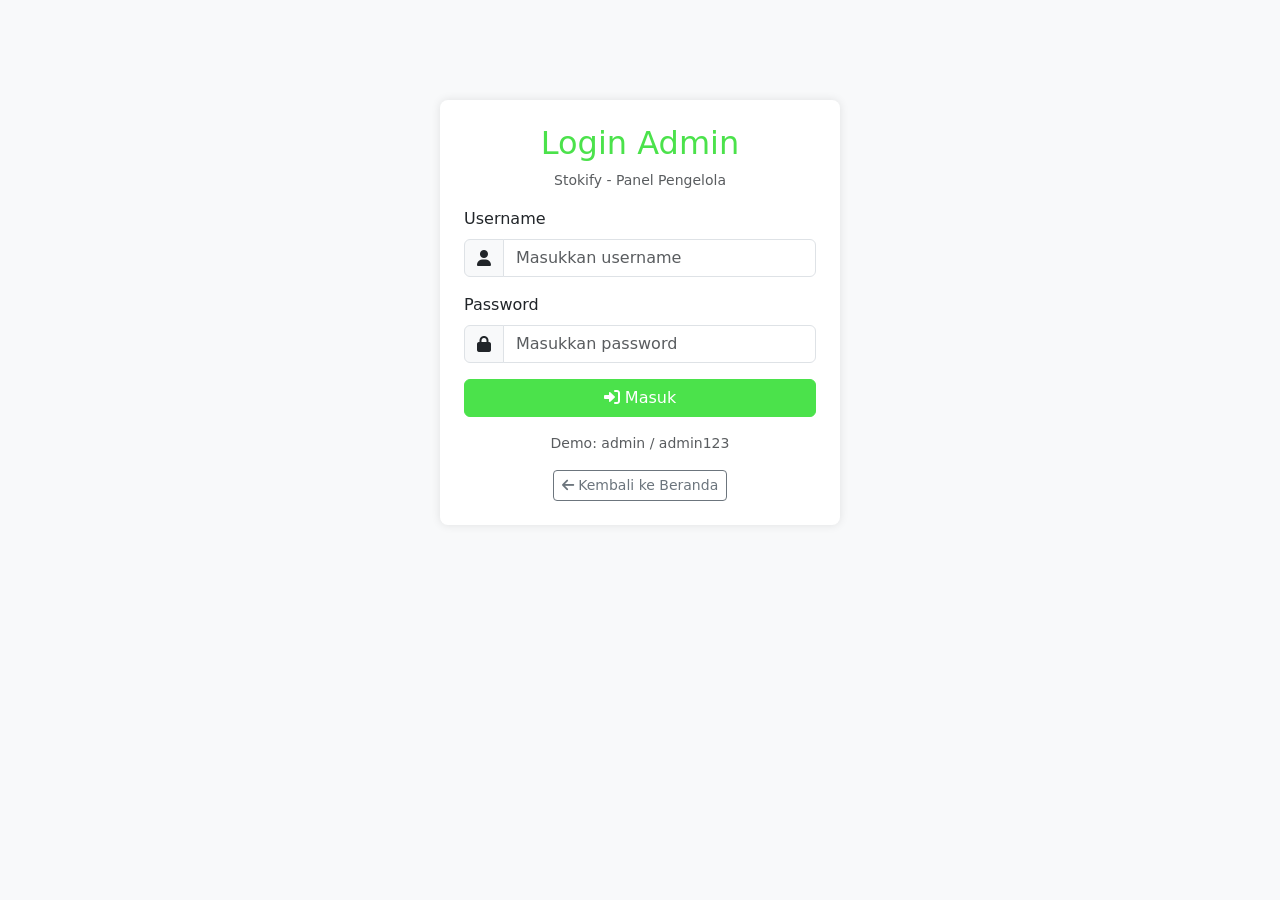
<file: stokify-admin/admin/login.html>
<!DOCTYPE html>
<html lang="id"><head>
<meta charset="UTF-8"><meta name="viewport" content="width=device-width, initial-scale=1.0"><title>Login Admin - Stokify</title>
<link href="https://cdn.jsdelivr.net/npm/bootstrap@5.3.3/dist/css/bootstrap.min.css" rel="stylesheet">
<link rel="stylesheet" href="https://cdnjs.cloudflare.com/ajax/libs/font-awesome/6.0.0/css/all.min.css">
<style>body{background:#f8f9fa}.box{max-width:400px;margin:100px auto;padding:24px;background:#fff;border-radius:8px;box-shadow:0 0 10px rgba(0,0,0,.1)}
.btn-hijau{background:#4be24b;border-color:#4be24b;color:#fff}.text-hijau{color:#4be24b}</style></head>
<body><div class="box">
<h2 class="text-center text-hijau">Login Admin</h2>
<p class="text-center text-muted small">Stokify - Panel Pengelola</p>
<div id="err" class="alert alert-danger py-2 d-none"></div>
<form id="f" novalidate>
 <div class="mb-3"><label class="form-label" for="u">Username</label>
  <div class="input-group"><span class="input-group-text"><i class="fas fa-user"></i></span><input id="u" class="form-control" placeholder="Masukkan username" required></div></div>
 <div class="mb-3"><label class="form-label" for="p">Password</label>
  <div class="input-group"><span class="input-group-text"><i class="fas fa-lock"></i></span><input id="p" type="password" class="form-control" placeholder="Masukkan password" required></div></div>
 <button class="btn btn-hijau w-100 mb-3"><i class="fas fa-sign-in-alt"></i> Masuk</button>
</form>
<p class="text-center small text-muted mb-0">Demo: admin / admin123</p>
<div class="text-center mt-3"><a href="../layout.html" class="btn btn-outline-secondary btn-sm"><i class="fas fa-arrow-left"></i> Kembali ke Beranda</a></div>
</div>
<script>
/* DEMO: kredensial ditulis di front end. Untuk produksi, verifikasi harus di server (hash password + sesi). */
document.getElementById('f').addEventListener('submit', e => {
  e.preventDefault();
  const u = document.getElementById('u').value.trim(), p = document.getElementById('p').value, err = document.getElementById('err');
  if (!u || !p) { err.textContent = 'Username dan password wajib diisi.'; err.classList.remove('d-none'); return; }
  if (u === 'admin' && p === 'admin123') { sessionStorage.setItem('stokify_admin', '1'); sessionStorage.setItem('stokify_user', u); location.href = 'index.html'; }
  else { err.textContent = 'Username atau password salah.'; err.classList.remove('d-none'); }
});
</script></body></html>
</file>
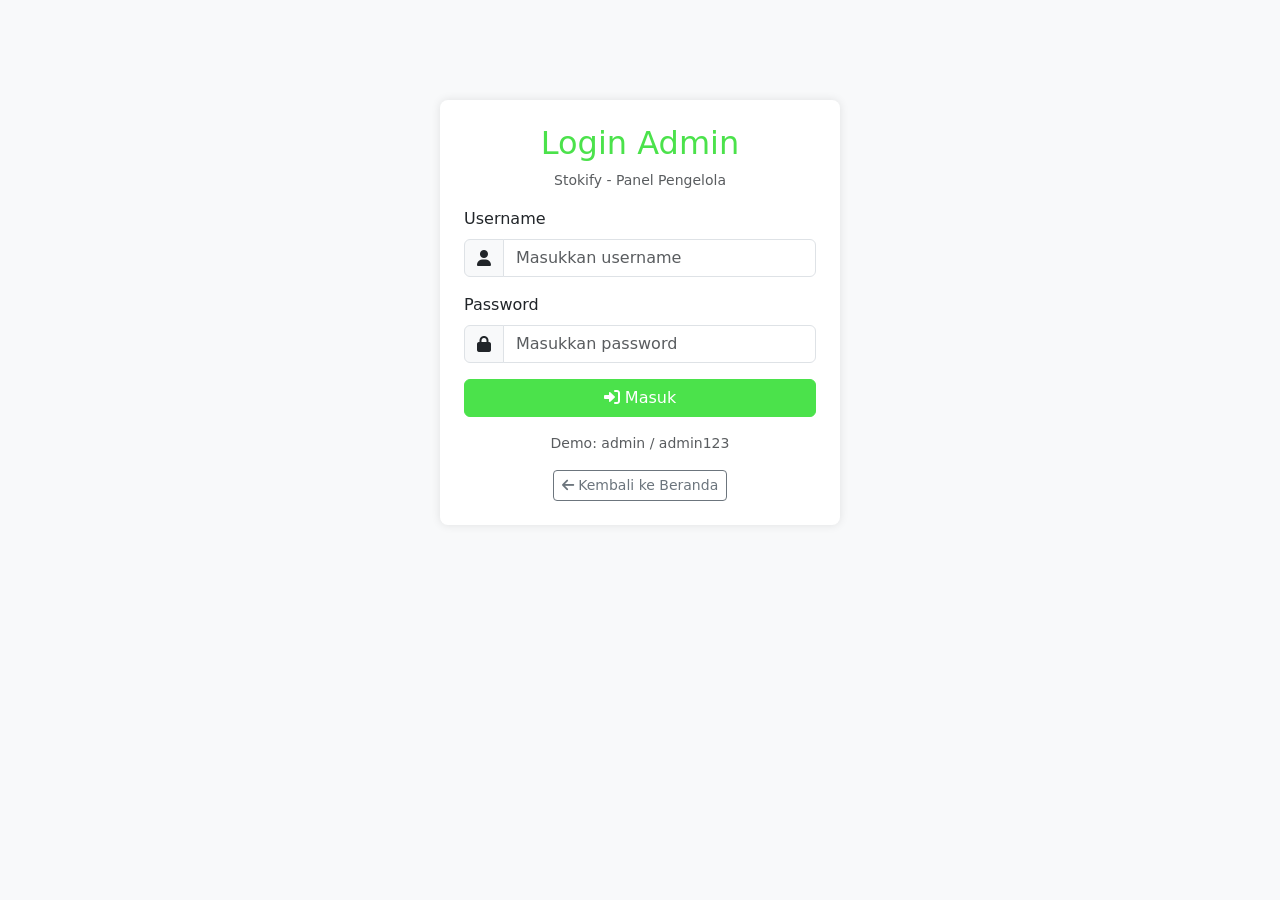
<file: stokify-admin/admin/notifikasi.html>
<!DOCTYPE html>
<html lang="id"><head><script src="admin.js"></script><script>document.write(HEAD('Notifikasi'))</script></head>
<body>
<div id="topnav"></div>
<div class="admin-wrap"><aside class="admin-side" id="side"></aside>
<main class="admin-main">
 <div class="d-flex flex-wrap justify-content-between align-items-center gap-2 mb-3">
  <div><h3 class="mb-1">Notifikasi</h3><p class="text-muted mb-0">Aktivitas stok terbaru yang dicatat admin.</p></div>
  <div class="d-flex gap-2"><button class="btn btn-outline-success btn-sm" onclick="readAll()">Tandai semua dibaca</button><button class="btn btn-outline-danger btn-sm" onclick="clearAll()">Hapus semua</button></div></div>
 <div class="card stat-card"><div class="list-group list-group-flush" id="list"></div></div>
</main></div>
<script src="https://cdn.jsdelivr.net/npm/bootstrap@5.3.3/dist/js/bootstrap.bundle.min.js"></script>
<script>
guard(); layout('notifikasi');
const ICON = { stok: ['fa-box', 'success'], warn: ['fa-triangle-exclamation', 'warning'], info: ['fa-circle-info', 'info'] };
function ago(iso) { const m = Math.floor((Date.now() - new Date(iso)) / 60000);
  if (m < 1) return 'Baru saja'; if (m < 60) return m + ' menit yang lalu'; if (m < 1440) return Math.floor(m / 60) + ' jam yang lalu';
  return new Date(iso).toLocaleString('id-ID', { dateStyle: 'medium', timeStyle: 'short' }); }
function render() {
  const n = load('notif');
  document.getElementById('list').innerHTML = n.length ? n.map(x => { const [ic, c] = ICON[x.tipe] || ICON.info;
    return `<div class="list-group-item p-3 ${x.baca ? '' : 'notif-unread'}" style="cursor:pointer" onclick="mark(${x.id})"><div class="d-flex gap-3">
     <span class="stat-icon bg-${c}-subtle text-${c}" style="width:42px;height:42px"><i class="fas ${ic}"></i></span>
     <div class="flex-grow-1"><div class="d-flex justify-content-between flex-wrap"><h6 class="mb-1">${esc(x.judul)}</h6><small class="text-muted">${ago(x.waktu)}</small></div>
     <p class="mb-1 text-muted">${esc(x.pesan)}</p>${x.baca ? '' : '<span class="badge text-bg-primary">Baru</span>'}</div></div></div>`; }).join('')
    : '<div class="p-4 text-center text-muted">Belum ada notifikasi. Tambah atau ubah stok untuk membuatnya.</div>';
}
function mark(id) { const n = load('notif'); const x = n.find(v => v.id === id); if (x && !x.baca) { x.baca = true; DB.set('notif', n); render(); layout('notifikasi'); } }
function readAll() { const n = load('notif'); n.forEach(x => x.baca = true); DB.set('notif', n); render(); layout('notifikasi'); }
function clearAll() { if (!confirm('Hapus semua notifikasi?')) return; DB.set('notif', []); render(); layout('notifikasi'); }
render();
</script></body></html>
</file>
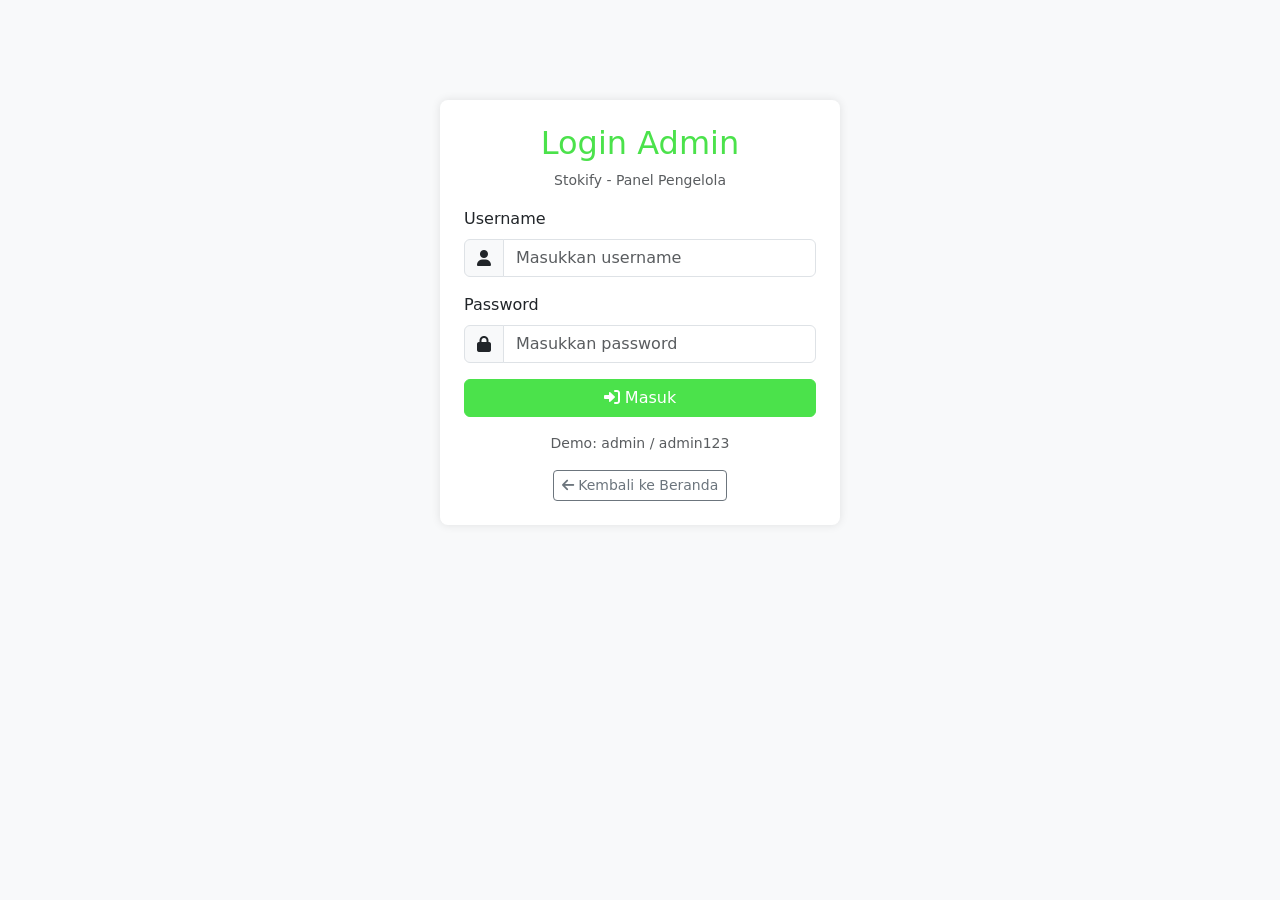
<file: stokify-admin/admin/pengguna.html>
<!DOCTYPE html>
<html lang="id"><head><script src="admin.js"></script><script>document.write(HEAD('Pengguna'))</script></head>
<body>
<div id="topnav"></div>
<div class="admin-wrap"><aside class="admin-side" id="side"></aside>
<main class="admin-main">
 <div class="d-flex justify-content-between align-items-center mb-3"><h3 class="mb-0">Kelola Pengguna</h3>
  <button class="btn btn-hijau" onclick="openForm()"><i class="fas fa-plus"></i> Tambah Pengguna</button></div>
 <input id="q" class="form-control mb-3" placeholder="Cari username atau nama..." oninput="render()">
 <div class="card stat-card"><div class="table-responsive"><table class="table align-middle mb-0">
  <thead class="table-light"><tr><th>Username</th><th>Nama</th><th>Peran</th><th>Status</th><th class="text-end">Aksi</th></tr></thead><tbody id="tb"></tbody></table></div></div>
</main></div>

<div class="modal fade" id="m" tabindex="-1"><div class="modal-dialog"><form class="modal-content" id="f" novalidate>
 <div class="modal-header"><h5 class="modal-title" id="mt">Form Pengguna</h5><button type="button" class="btn-close" data-bs-dismiss="modal"></button></div>
 <div class="modal-body row g-3">
  <div class="col-12"><label class="form-label">Username</label><input id="username" class="form-control" pattern="[A-Za-z0-9_]{3,}" required><div class="invalid-feedback" id="ue">Min. 3 karakter (huruf, angka, _).</div></div>
  <div class="col-12"><label class="form-label">Nama lengkap</label><input id="nama" class="form-control" required><div class="invalid-feedback">Nama wajib diisi.</div></div>
  <div class="col-6"><label class="form-label">Peran</label><select id="peran" class="form-select"><option>Admin</option><option>Anggota</option></select></div>
  <div class="col-6"><label class="form-label">Status</label><select id="status" class="form-select"><option>Aktif</option><option>Nonaktif</option></select></div>
 </div>
 <div class="modal-footer"><button type="button" class="btn btn-danger" data-bs-dismiss="modal">Batal</button><button class="btn btn-hijau">Simpan</button></div>
</form></div></div>

<script src="https://cdn.jsdelivr.net/npm/bootstrap@5.3.3/dist/js/bootstrap.bundle.min.js"></script>
<script>
guard(); layout('pengguna');
let data = load('pengguna'), editId = null;
const modal = new bootstrap.Modal('#m'), $ = id => document.getElementById(id), save = () => DB.set('pengguna', data);
function render() {
  const q = $('q').value.toLowerCase();
  const rows = data.filter(d => d.username.toLowerCase().includes(q) || d.nama.toLowerCase().includes(q));
  $('tb').innerHTML = rows.length ? rows.map(d => `<tr><td class="fw-semibold">${esc(d.username)}</td><td>${esc(d.nama)}</td>
   <td><span class="badge ${d.peran === 'Admin' ? 'text-bg-dark' : 'text-bg-secondary'}">${esc(d.peran)}</span></td>
   <td><span class="badge ${d.status === 'Aktif' ? 'badge-cukup' : 'badge-menipis'}">${esc(d.status)}</span></td>
   <td class="text-end"><button class="btn btn-sm btn-outline-primary" onclick="openForm(${d.id})">Ubah</button> <button class="btn btn-sm btn-outline-danger" onclick="del(${d.id})">Hapus</button></td></tr>`).join('')
   : '<tr><td colspan="5" class="text-center text-muted py-4">Pengguna tidak ditemukan.</td></tr>';
}
function openForm(id) {
  editId = id || null; $('f').classList.remove('was-validated'); $('username').setCustomValidity('');
  const d = id ? data.find(x => x.id === id) : { username: '', nama: '', peran: 'Anggota', status: 'Aktif' };
  $('mt').textContent = id ? 'Ubah Pengguna' : 'Tambah Pengguna';
  ['username', 'nama', 'peran', 'status'].forEach(k => $(k).value = d[k]); modal.show();
}
$('username').addEventListener('input', () => $('username').setCustomValidity(''));
$('f').addEventListener('submit', e => {
  e.preventDefault();
  const o = { username: $('username').value.trim(), nama: $('nama').value.trim(), peran: $('peran').value, status: $('status').value };
  if (data.some(x => x.username.toLowerCase() === o.username.toLowerCase() && x.id !== editId)) { $('username').setCustomValidity('dup'); $('ue').textContent = 'Username sudah dipakai.'; }
  $('f').classList.add('was-validated'); if (!$('f').checkValidity() || !o.nama) return;
  if (editId) { const cur = data.find(x => x.id === editId);
    const admins = data.filter(x => x.peran === 'Admin' && x.status === 'Aktif');
    if (cur.peran === 'Admin' && (o.peran !== 'Admin' || o.status !== 'Aktif') && admins.length === 1) { toast('Minimal harus ada satu admin aktif', 'danger'); return; }
    Object.assign(cur, o); }
  else data.push({ id: nextId(data), ...o });
  save(); modal.hide(); render(); toast('Pengguna disimpan');
});
function del(id) {
  const d = data.find(x => x.id === id);
  if (d.peran === 'Admin' && data.filter(x => x.peran === 'Admin').length === 1) { toast('Admin terakhir tidak bisa dihapus', 'danger'); return; }
  if (d.username === sessionStorage.getItem('stokify_user')) { toast('Tidak bisa menghapus akun yang sedang dipakai', 'danger'); return; }
  if (!confirm(`Hapus pengguna "${d.username}"?`)) return; data = data.filter(x => x.id !== id); save(); render(); toast('Pengguna dihapus', 'secondary');
}
render();
</script></body></html>
</file>
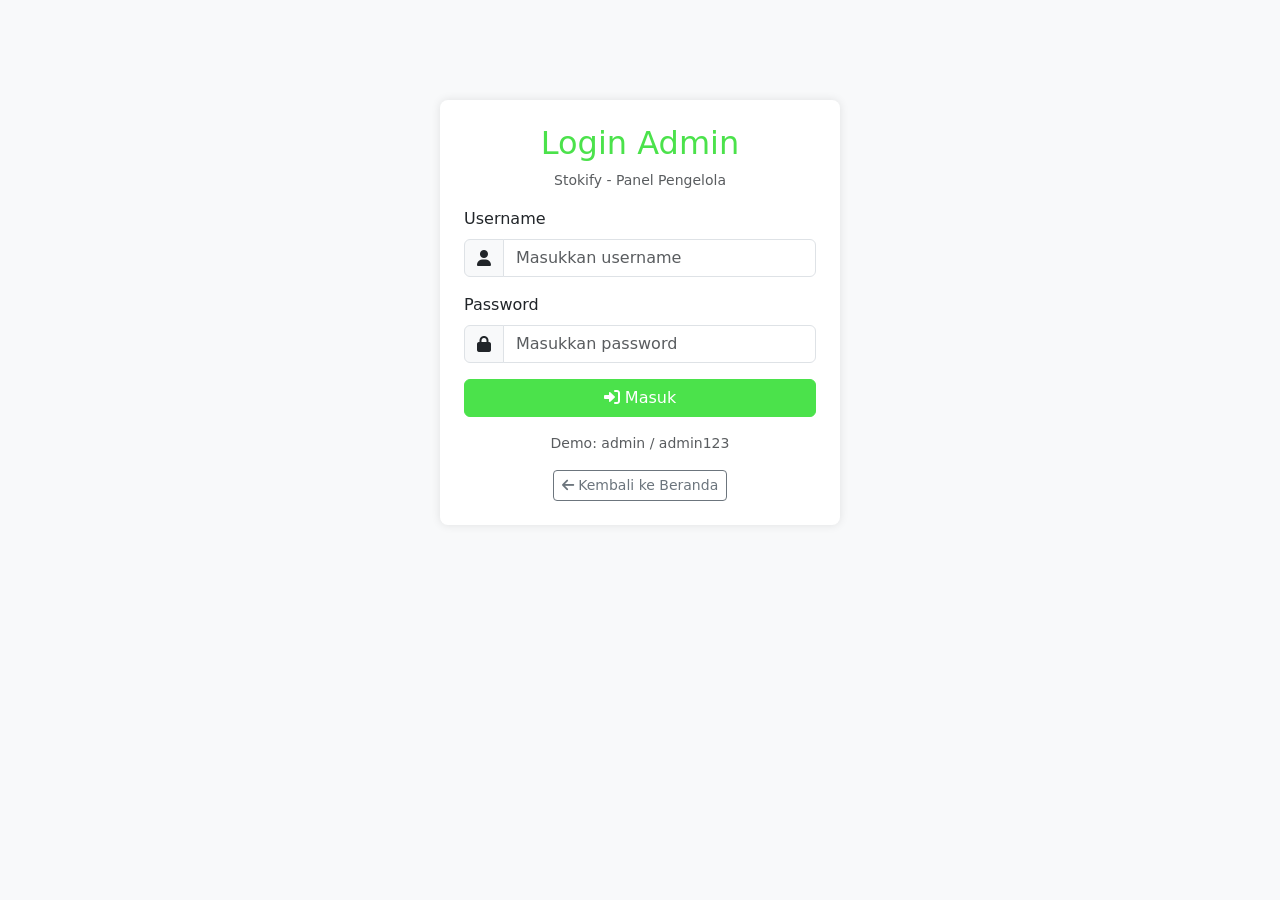
<file: stokify-admin/admin/stok.html>
<!DOCTYPE html>
<html lang="id"><head><script src="admin.js"></script><script>document.write(HEAD('Kelola Stok'))</script></head>
<body>
<div id="topnav"></div>
<div class="admin-wrap"><aside class="admin-side" id="side"></aside>
<main class="admin-main">
 <div class="d-flex flex-wrap justify-content-between align-items-center gap-2 mb-3"><h3 class="mb-0">Kelola Stok</h3>
  <button class="btn btn-hijau" onclick="openForm()"><i class="fas fa-plus"></i> Tambah Barang</button></div>
 <div class="row g-2 mb-3">
  <div class="col-md-6"><input id="q" class="form-control" placeholder="Cari barang..." oninput="render()"></div>
  <div class="col-md-3"><select id="fk" class="form-select" onchange="render()"></select></div>
  <div class="col-md-3"><select id="fs" class="form-select" onchange="render()"><option value="">Semua status</option><option>Menipis</option><option>Cukup</option></select></div>
 </div>
 <div class="card stat-card"><div class="table-responsive"><table class="table align-middle mb-0">
  <thead class="table-light"><tr><th>Barang</th><th>Kategori</th><th>Stok</th><th>Min</th><th>Status</th><th class="text-end">Aksi</th></tr></thead><tbody id="tb"></tbody></table></div></div>
</main></div>

<div class="modal fade" id="m" tabindex="-1"><div class="modal-dialog"><form class="modal-content" id="f" novalidate>
 <div class="modal-header"><h5 class="modal-title" id="mt">Form Barang</h5><button type="button" class="btn-close" data-bs-dismiss="modal"></button></div>
 <div class="modal-body row g-3">
  <div class="col-12"><label class="form-label">Nama barang</label><input id="nama" class="form-control" required><div class="invalid-feedback">Nama wajib diisi.</div></div>
  <div class="col-12"><label class="form-label">Kategori</label><select id="kategori" class="form-select"></select></div>
  <div class="col-4"><label class="form-label">Jumlah stok</label><input id="jumlah" type="number" min="0" class="form-control" required><div class="invalid-feedback">Isi angka &ge; 0.</div></div>
  <div class="col-4"><label class="form-label">Satuan</label><select id="satuan" class="form-select"></select></div>
  <div class="col-4"><label class="form-label">Stok minimum</label><input id="min" type="number" min="0" class="form-control" required><div class="invalid-feedback">Isi angka &ge; 0.</div></div>
  <div class="col-12"><label class="form-label">Catatan</label><input id="catatan" class="form-control" placeholder="Opsional"></div>
 </div>
 <div class="modal-footer"><button type="button" class="btn btn-danger" data-bs-dismiss="modal">Batal</button><button class="btn btn-hijau">Simpan</button></div>
</form></div></div>

<script src="https://cdn.jsdelivr.net/npm/bootstrap@5.3.3/dist/js/bootstrap.bundle.min.js"></script>
<script>
guard(); layout('stok');
let data = load('stok'), editId = null;
const modal = new bootstrap.Modal('#m'), $ = id => document.getElementById(id);
$('fk').innerHTML = '<option value="">Semua kategori</option>' + opts(KATEGORI);
$('kategori').innerHTML = opts(KATEGORI); $('satuan').innerHTML = opts(SATUAN);
function save() { DB.set('stok', data); }
function render() {
  const q = $('q').value.toLowerCase(), k = $('fk').value, st = $('fs').value;
  const rows = data.filter(d => d.nama.toLowerCase().includes(q) && (!k || d.kategori === k) && (!st || (d.jumlah <= d.min ? 'Menipis' : 'Cukup') === st));
  $('tb').innerHTML = rows.length ? rows.map(d => { const low = d.jumlah <= d.min;
    return `<tr><td class="fw-semibold">${esc(d.nama)}${d.catatan ? `<div class="small text-muted">${esc(d.catatan)}</div>` : ''}</td><td>${esc(d.kategori)}</td>
    <td>${d.jumlah} ${esc(d.satuan)}</td><td>${d.min} ${esc(d.satuan)}</td>
    <td><span class="badge ${low ? 'badge-menipis' : 'badge-cukup'}">${low ? 'Menipis' : 'Cukup'}</span></td>
    <td class="text-end"><button class="btn btn-sm btn-outline-primary" onclick="openForm(${d.id})">Ubah</button> <button class="btn btn-sm btn-outline-danger" onclick="del(${d.id})">Hapus</button></td></tr>`; }).join('')
    : '<tr><td colspan="6" class="text-center text-muted py-4">Data tidak ditemukan.</td></tr>';
}
function openForm(id) {
  editId = id || null; $('f').classList.remove('was-validated');
  const d = id ? data.find(x => x.id === id) : { nama: '', kategori: KATEGORI[0], jumlah: '', satuan: SATUAN[0], min: '', catatan: '' };
  $('mt').textContent = id ? 'Ubah Barang' : 'Tambah Barang';
  ['nama', 'kategori', 'jumlah', 'satuan', 'min', 'catatan'].forEach(k => $(k).value = d[k]); modal.show();
}
$('f').addEventListener('submit', e => {
  e.preventDefault(); $('f').classList.add('was-validated'); if (!$('f').checkValidity()) return;
  const o = { nama: $('nama').value.trim(), kategori: $('kategori').value, jumlah: +$('jumlah').value, satuan: $('satuan').value, min: +$('min').value, catatan: $('catatan').value.trim() };
  if (!o.nama) return;
  if (editId) { Object.assign(data.find(x => x.id === editId), o); logNotif('Stok produk diperbarui', `${o.nama} kini ${o.jumlah} ${o.satuan}.`, 'stok'); }
  else { data.push({ id: nextId(data), ...o }); logNotif('Barang baru ditambahkan', `${o.nama} (${o.jumlah} ${o.satuan}).`, 'stok'); }
  if (o.jumlah <= o.min) logNotif('Stok hampir habis', `${o.nama} tersisa ${o.jumlah} ${o.satuan}. Periksa dan perbarui stok.`, 'warn');
  save(); modal.hide(); render(); layout('stok'); toast('Data berhasil disimpan');
});
function del(id) {
  const d = data.find(x => x.id === id);
  if (!confirm(`Hapus "${d.nama}"?`)) return;
  data = data.filter(x => x.id !== id); save(); logNotif('Barang dihapus', `${d.nama} dihapus dari daftar stok.`, 'stok'); render(); layout('stok'); toast('Barang dihapus', 'secondary');
}
render();
</script></body></html>
</file>
